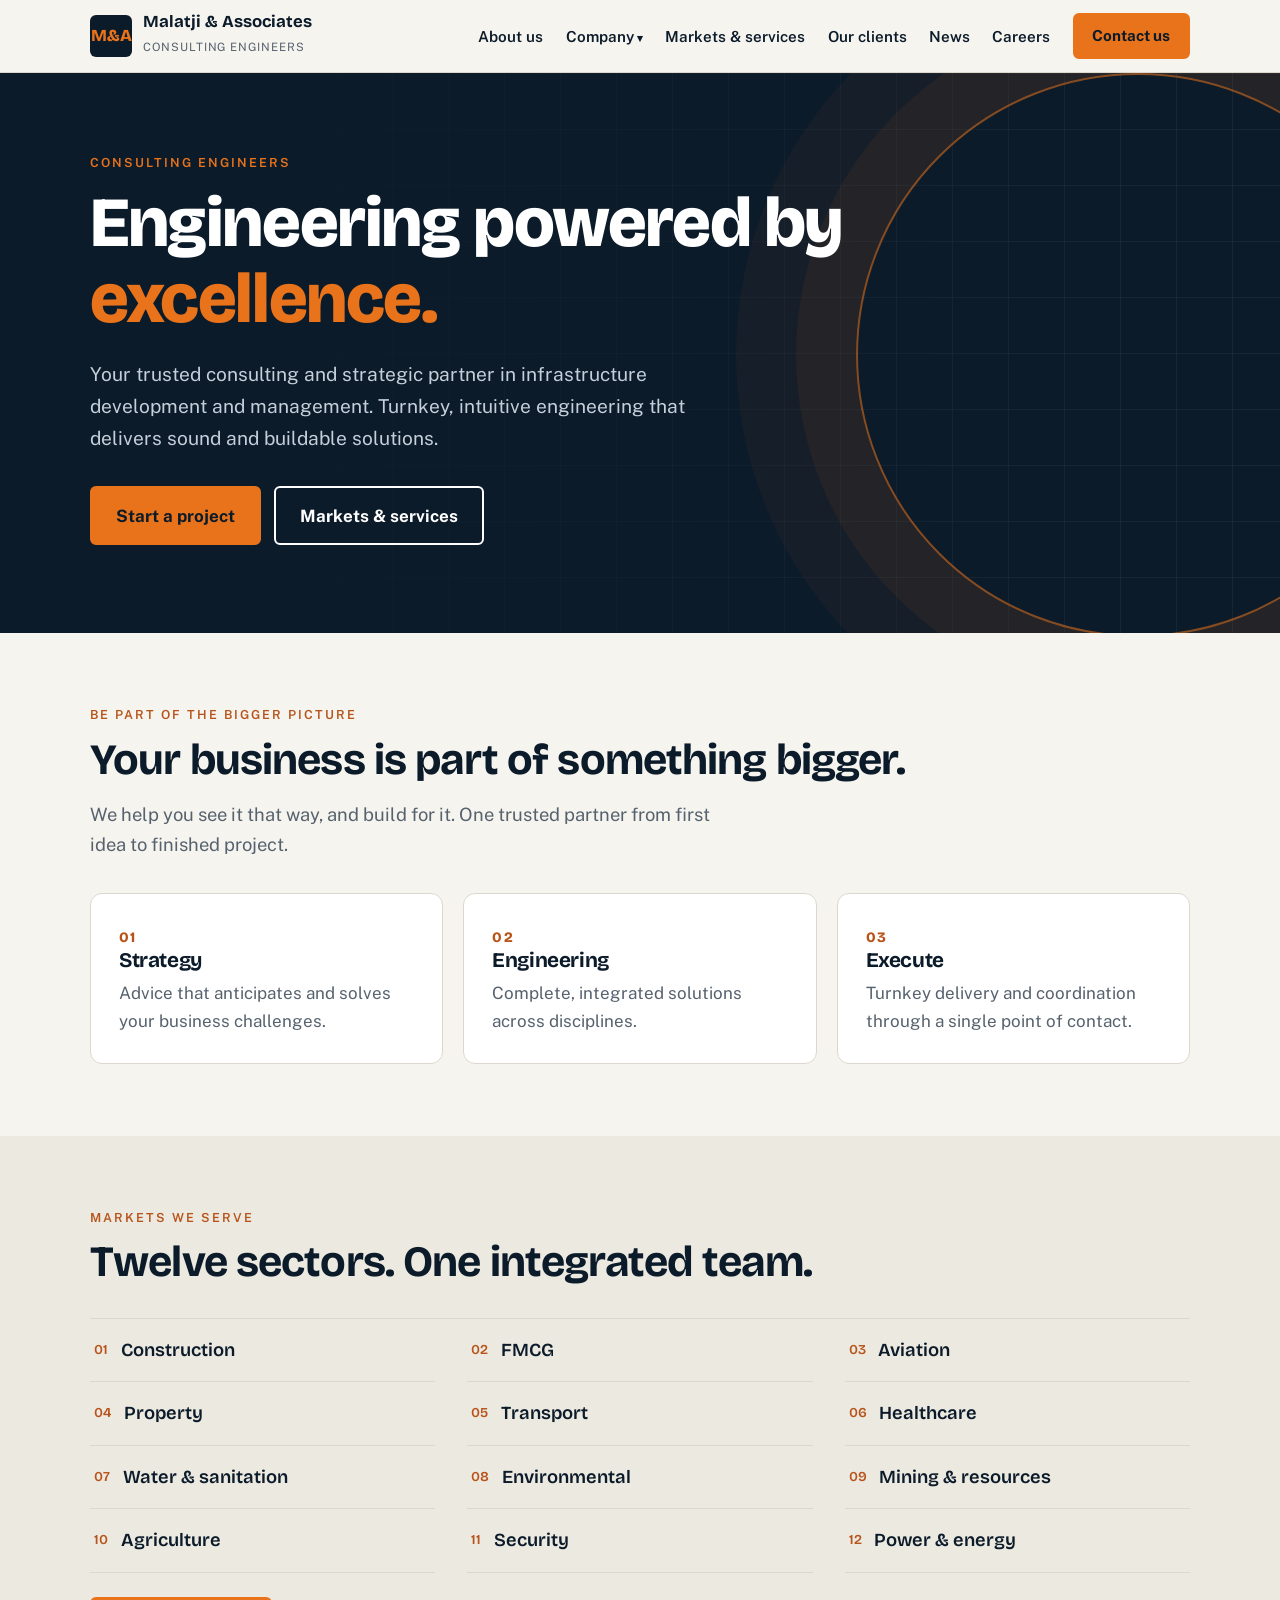
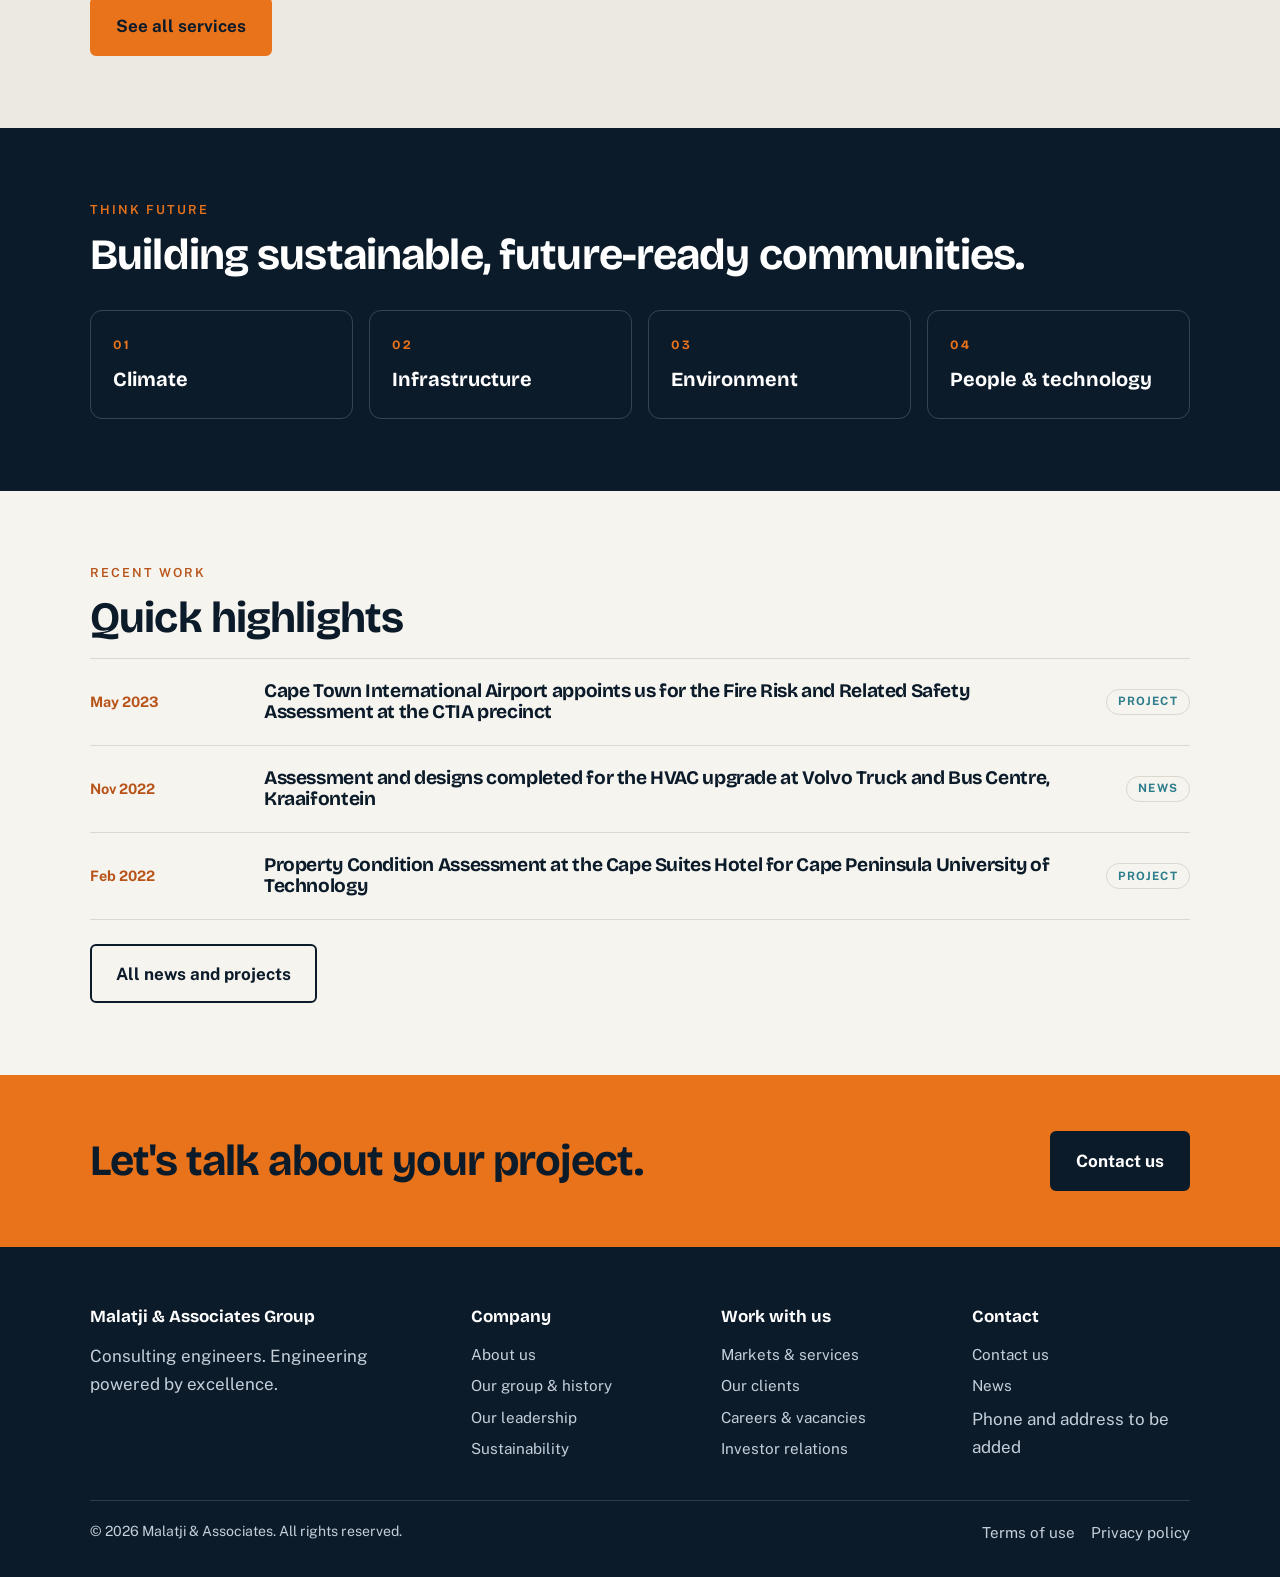
<file: index.html>
<!DOCTYPE html>
<html lang="en"><head><meta charset="utf-8"><meta name="viewport" content="width=device-width, initial-scale=1">
<title>Home | Malatji & Associates Consulting Engineers</title><meta name="description" content="Malatji & Associates provides planning, design, engineering and strategic advisory services across aviation, buildings, transport, water, environment and mining.">
<link rel="preconnect" href="https://fonts.googleapis.com"><link rel="preconnect" href="https://fonts.gstatic.com" crossorigin>
<link href="https://fonts.googleapis.com/css2?family=Bricolage+Grotesque:opsz,wght@12..96,600;12..96,700;12..96,800&family=Public+Sans:wght@400;600;700&display=swap" rel="stylesheet">
<link rel="stylesheet" href="style.css"></head><body>
<a class="skip" href="#main">Skip to content</a>
<header><div class="wrap"><a class="brand" href="index.html" aria-label="Malatji & Associates home"><span class="mark">M&amp;A</span><span><b>Malatji &amp; Associates</b><small>Consulting Engineers</small></span></a>
<button class="menu-btn" aria-expanded="false" aria-controls="nav">Menu</button>
<nav id="nav"><ul><li><a href="about.html">About us</a></li><li class="dd"><a href="our-group.html">Company</a><ul><li><a href="our-group.html">Our group &amp; history</a></li><li><a href="leadership.html">Our leadership</a></li><li><a href="sustainability.html">Sustainability</a></li><li><a href="investor-relations.html">Investor relations</a></li></ul></li><li><a href="services.html">Markets &amp; services</a></li><li><a href="clients.html">Our clients</a></li><li><a href="news.html">News</a></li><li><a href="careers.html">Careers</a></li><li><a class="btn" href="contact.html">Contact us</a></li></ul></nav></div></header>
<main id="main">
<div class="hero"><div class="wrap"><span class="eyebrow">Consulting engineers</span>
<h1>Engineering powered by <em>excellence.</em></h1>
<p>Your trusted consulting and strategic partner in infrastructure development and management. Turnkey, intuitive engineering that delivers sound and buildable solutions.</p>
<div class="cta"><a class="btn" href="contact.html">Start a project</a><a class="btn ghost" href="services.html">Markets &amp; services</a></div></div></div>
<section><div class="wrap"><span class="eyebrow">Be part of the bigger picture</span><h2>Your business is part of something bigger.</h2>
<p class="lead">We help you see it that way, and build for it. One trusted partner from first idea to finished project.</p>
<div class="three" style="margin-top:2rem">
<div class="pillar"><span class="n">01</span><h3>Strategy</h3><p>Advice that anticipates and solves your business challenges.</p></div>
<div class="pillar"><span class="n">02</span><h3>Engineering</h3><p>Complete, integrated solutions across disciplines.</p></div>
<div class="pillar"><span class="n">03</span><h3>Execute</h3><p>Turnkey delivery and coordination through a single point of contact.</p></div></div></div></section>
<section class="alt"><div class="wrap"><span class="eyebrow">Markets we serve</span><h2>Twelve sectors. One integrated team.</h2><ul class="sectors"><li><span>01</span>Construction</li><li><span>02</span>FMCG</li><li><span>03</span>Aviation</li><li><span>04</span>Property</li><li><span>05</span>Transport</li><li><span>06</span>Healthcare</li><li><span>07</span>Water &amp; sanitation</li><li><span>08</span>Environmental</li><li><span>09</span>Mining &amp; resources</li><li><span>10</span>Agriculture</li><li><span>11</span>Security</li><li><span>12</span>Power &amp; energy</li></ul>
<p style="margin-top:1.5rem"><a class="btn" href="services.html">See all services</a></p></div></section>
<section class="dark"><div class="wrap"><span class="eyebrow">Think future</span><h2>Building sustainable, future-ready communities.</h2>
<div class="themes"><div class="theme"><span>01</span>Climate</div><div class="theme"><span>02</span>Infrastructure</div><div class="theme"><span>03</span>Environment</div><div class="theme"><span>04</span>People &amp; technology</div></div></div></section>
<section><div class="wrap"><span class="eyebrow">Recent work</span><h2>Quick highlights</h2>
<ul class="news"><li><time>May 2023</time><h3>Cape Town International Airport appoints us for the Fire Risk and Related Safety Assessment at the CTIA precinct</h3><span class="tag">Project</span></li>
<li><time>Nov 2022</time><h3>Assessment and designs completed for the HVAC upgrade at Volvo Truck and Bus Centre, Kraaifontein</h3><span class="tag">News</span></li>
<li><time>Feb 2022</time><h3>Property Condition Assessment at the Cape Suites Hotel for Cape Peninsula University of Technology</h3><span class="tag">Project</span></li></ul>
<p style="margin-top:1.5rem"><a class="btn ghost" style="color:var(--ink)" href="news.html">All news and projects</a></p></div></section>
<div class="cband"><div class="wrap"><h2>Let's talk about your project.</h2><a class="btn" href="contact.html">Contact us</a></div></div>
</main>
<footer><div class="wrap"><div class="fgrid">
<div><h4>Malatji &amp; Associates Group</h4><p>Consulting engineers. Engineering powered by excellence.</p></div>
<div><h4>Company</h4><a href="about.html">About us</a><a href="our-group.html">Our group &amp; history</a><a href="leadership.html">Our leadership</a><a href="sustainability.html">Sustainability</a></div>
<div><h4>Work with us</h4><a href="services.html">Markets &amp; services</a><a href="clients.html">Our clients</a><a href="careers.html">Careers &amp; vacancies</a><a href="investor-relations.html">Investor relations</a></div>
<div><h4>Contact</h4><a href="contact.html">Contact us</a><a href="news.html">News</a><p>Phone and address to be added</p></div>
</div><div class="fbot"><span>&copy; <span id="yr">2026</span> Malatji &amp; Associates. All rights reserved.</span><span><a href="terms-of-use.html">Terms of use</a><a href="privacy-policy.html">Privacy policy</a></span></div></div></footer>
<script>
var b=document.querySelector('.menu-btn'),n=document.getElementById('nav');
b.addEventListener('click',function(){var o=n.classList.toggle('open');b.setAttribute('aria-expanded',o)});
document.getElementById('yr').textContent=new Date().getFullYear();
</script></body></html>
</file>
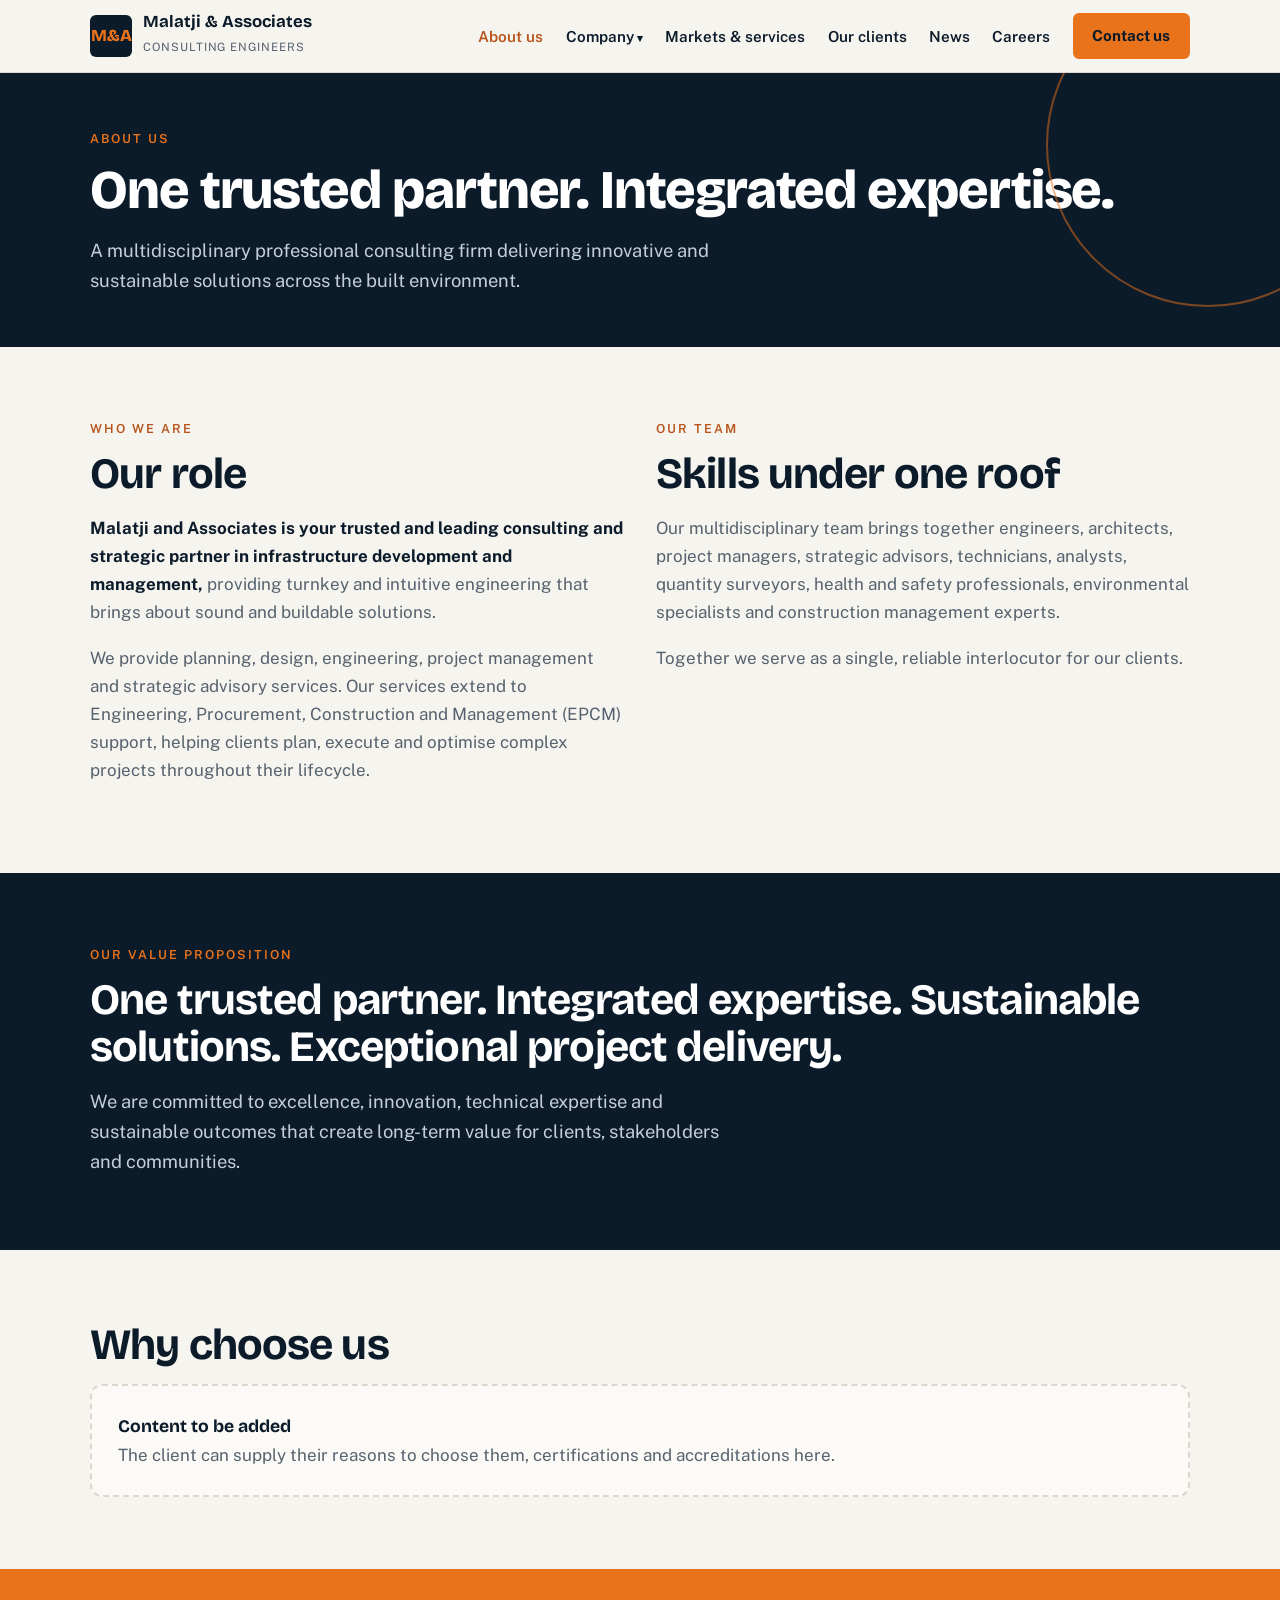
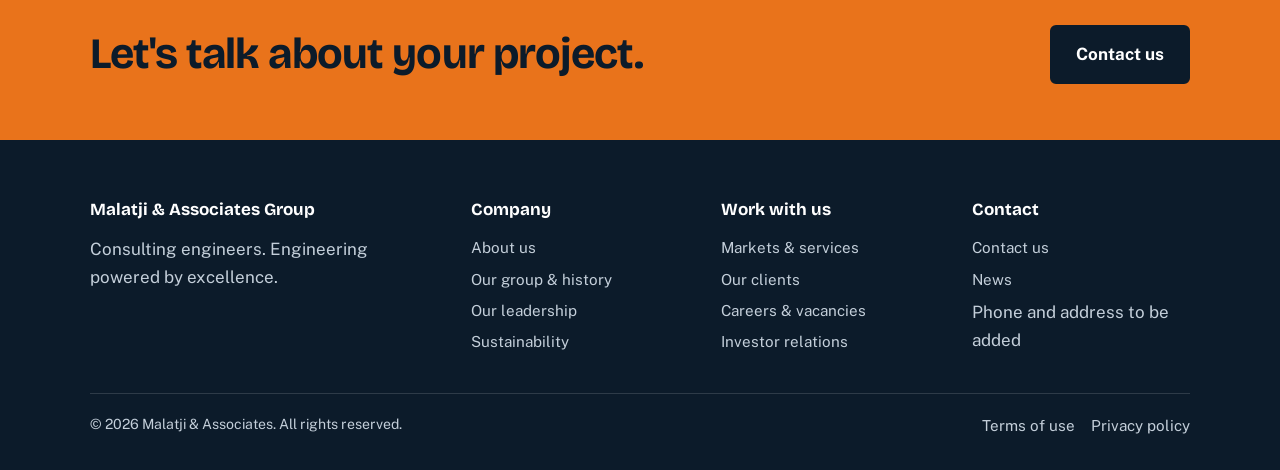
<file: about.html>
<!DOCTYPE html>
<html lang="en"><head><meta charset="utf-8"><meta name="viewport" content="width=device-width, initial-scale=1">
<title>About us | Malatji & Associates Consulting Engineers</title><meta name="description" content="Malatji & Associates is a multidisciplinary consulting firm delivering innovative, sustainable solutions across the built environment.">
<link rel="preconnect" href="https://fonts.googleapis.com"><link rel="preconnect" href="https://fonts.gstatic.com" crossorigin>
<link href="https://fonts.googleapis.com/css2?family=Bricolage+Grotesque:opsz,wght@12..96,600;12..96,700;12..96,800&family=Public+Sans:wght@400;600;700&display=swap" rel="stylesheet">
<link rel="stylesheet" href="style.css"></head><body>
<a class="skip" href="#main">Skip to content</a>
<header><div class="wrap"><a class="brand" href="index.html" aria-label="Malatji & Associates home"><span class="mark">M&amp;A</span><span><b>Malatji &amp; Associates</b><small>Consulting Engineers</small></span></a>
<button class="menu-btn" aria-expanded="false" aria-controls="nav">Menu</button>
<nav id="nav"><ul><li><a href="about.html" aria-current="page">About us</a></li><li class="dd"><a href="our-group.html">Company</a><ul><li><a href="our-group.html">Our group &amp; history</a></li><li><a href="leadership.html">Our leadership</a></li><li><a href="sustainability.html">Sustainability</a></li><li><a href="investor-relations.html">Investor relations</a></li></ul></li><li><a href="services.html">Markets &amp; services</a></li><li><a href="clients.html">Our clients</a></li><li><a href="news.html">News</a></li><li><a href="careers.html">Careers</a></li><li><a class="btn" href="contact.html">Contact us</a></li></ul></nav></div></header>
<main id="main">
<div class="page-hero"><div class="wrap"><span class="eyebrow">About us</span><h1>One trusted partner. Integrated expertise.</h1><p>A multidisciplinary professional consulting firm delivering innovative and sustainable solutions across the built environment.</p></div></div>
<section><div class="wrap split"><div class="prose"><span class="eyebrow">Who we are</span><h2>Our role</h2>
<p><strong>Malatji and Associates is your trusted and leading consulting and strategic partner in infrastructure development and management,</strong> providing turnkey and intuitive engineering that brings about sound and buildable solutions.</p>
<p>We provide planning, design, engineering, project management and strategic advisory services. Our services extend to Engineering, Procurement, Construction and Management (EPCM) support, helping clients plan, execute and optimise complex projects throughout their lifecycle.</p></div>
<div class="prose"><span class="eyebrow">Our team</span><h2>Skills under one roof</h2>
<p>Our multidisciplinary team brings together engineers, architects, project managers, strategic advisors, technicians, analysts, quantity surveyors, health and safety professionals, environmental specialists and construction management experts.</p>
<p>Together we serve as a single, reliable interlocutor for our clients.</p></div></div></section>
<section class="dark"><div class="wrap"><span class="eyebrow">Our value proposition</span><h2>One trusted partner. Integrated expertise. Sustainable solutions. Exceptional project delivery.</h2>
<p class="lead">We are committed to excellence, innovation, technical expertise and sustainable outcomes that create long-term value for clients, stakeholders and communities.</p></div></section>
<section><div class="wrap"><h2>Why choose us</h2><div class="slot"><b>Content to be added</b>The client can supply their reasons to choose them, certifications and accreditations here.</div></div></section><div class="cband"><div class="wrap"><h2>Let's talk about your project.</h2><a class="btn" href="contact.html">Contact us</a></div></div>
</main>
<footer><div class="wrap"><div class="fgrid">
<div><h4>Malatji &amp; Associates Group</h4><p>Consulting engineers. Engineering powered by excellence.</p></div>
<div><h4>Company</h4><a href="about.html">About us</a><a href="our-group.html">Our group &amp; history</a><a href="leadership.html">Our leadership</a><a href="sustainability.html">Sustainability</a></div>
<div><h4>Work with us</h4><a href="services.html">Markets &amp; services</a><a href="clients.html">Our clients</a><a href="careers.html">Careers &amp; vacancies</a><a href="investor-relations.html">Investor relations</a></div>
<div><h4>Contact</h4><a href="contact.html">Contact us</a><a href="news.html">News</a><p>Phone and address to be added</p></div>
</div><div class="fbot"><span>&copy; <span id="yr">2026</span> Malatji &amp; Associates. All rights reserved.</span><span><a href="terms-of-use.html">Terms of use</a><a href="privacy-policy.html">Privacy policy</a></span></div></div></footer>
<script>
var b=document.querySelector('.menu-btn'),n=document.getElementById('nav');
b.addEventListener('click',function(){var o=n.classList.toggle('open');b.setAttribute('aria-expanded',o)});
document.getElementById('yr').textContent=new Date().getFullYear();
</script></body></html>
</file>
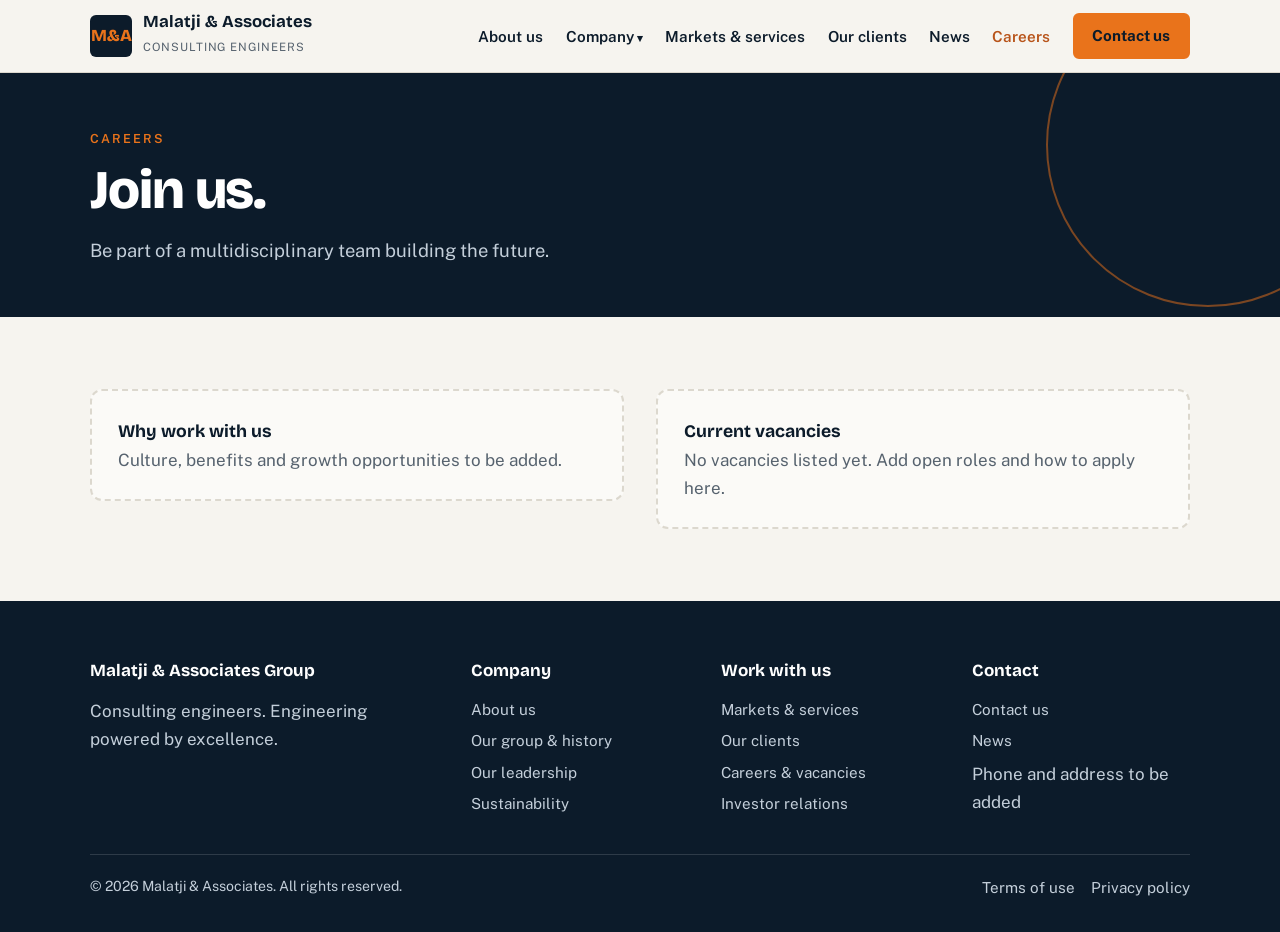
<file: careers.html>
<!DOCTYPE html>
<html lang="en"><head><meta charset="utf-8"><meta name="viewport" content="width=device-width, initial-scale=1">
<title>Careers & vacancies | Malatji & Associates Consulting Engineers</title><meta name="description" content="Careers and current vacancies at Malatji & Associates.">
<link rel="preconnect" href="https://fonts.googleapis.com"><link rel="preconnect" href="https://fonts.gstatic.com" crossorigin>
<link href="https://fonts.googleapis.com/css2?family=Bricolage+Grotesque:opsz,wght@12..96,600;12..96,700;12..96,800&family=Public+Sans:wght@400;600;700&display=swap" rel="stylesheet">
<link rel="stylesheet" href="style.css"></head><body>
<a class="skip" href="#main">Skip to content</a>
<header><div class="wrap"><a class="brand" href="index.html" aria-label="Malatji & Associates home"><span class="mark">M&amp;A</span><span><b>Malatji &amp; Associates</b><small>Consulting Engineers</small></span></a>
<button class="menu-btn" aria-expanded="false" aria-controls="nav">Menu</button>
<nav id="nav"><ul><li><a href="about.html">About us</a></li><li class="dd"><a href="our-group.html">Company</a><ul><li><a href="our-group.html">Our group &amp; history</a></li><li><a href="leadership.html">Our leadership</a></li><li><a href="sustainability.html">Sustainability</a></li><li><a href="investor-relations.html">Investor relations</a></li></ul></li><li><a href="services.html">Markets &amp; services</a></li><li><a href="clients.html">Our clients</a></li><li><a href="news.html">News</a></li><li><a href="careers.html" aria-current="page">Careers</a></li><li><a class="btn" href="contact.html">Contact us</a></li></ul></nav></div></header>
<main id="main">
<div class="page-hero"><div class="wrap"><span class="eyebrow">Careers</span><h1>Join us.</h1><p>Be part of a multidisciplinary team building the future.</p></div></div>
<section><div class="wrap split"><div><div class="slot"><b>Why work with us</b>Culture, benefits and growth opportunities to be added.</div></div><div><div class="slot"><b>Current vacancies</b>No vacancies listed yet. Add open roles and how to apply here.</div></div></div></section></main>
<footer><div class="wrap"><div class="fgrid">
<div><h4>Malatji &amp; Associates Group</h4><p>Consulting engineers. Engineering powered by excellence.</p></div>
<div><h4>Company</h4><a href="about.html">About us</a><a href="our-group.html">Our group &amp; history</a><a href="leadership.html">Our leadership</a><a href="sustainability.html">Sustainability</a></div>
<div><h4>Work with us</h4><a href="services.html">Markets &amp; services</a><a href="clients.html">Our clients</a><a href="careers.html">Careers &amp; vacancies</a><a href="investor-relations.html">Investor relations</a></div>
<div><h4>Contact</h4><a href="contact.html">Contact us</a><a href="news.html">News</a><p>Phone and address to be added</p></div>
</div><div class="fbot"><span>&copy; <span id="yr">2026</span> Malatji &amp; Associates. All rights reserved.</span><span><a href="terms-of-use.html">Terms of use</a><a href="privacy-policy.html">Privacy policy</a></span></div></div></footer>
<script>
var b=document.querySelector('.menu-btn'),n=document.getElementById('nav');
b.addEventListener('click',function(){var o=n.classList.toggle('open');b.setAttribute('aria-expanded',o)});
document.getElementById('yr').textContent=new Date().getFullYear();
</script></body></html>
</file>
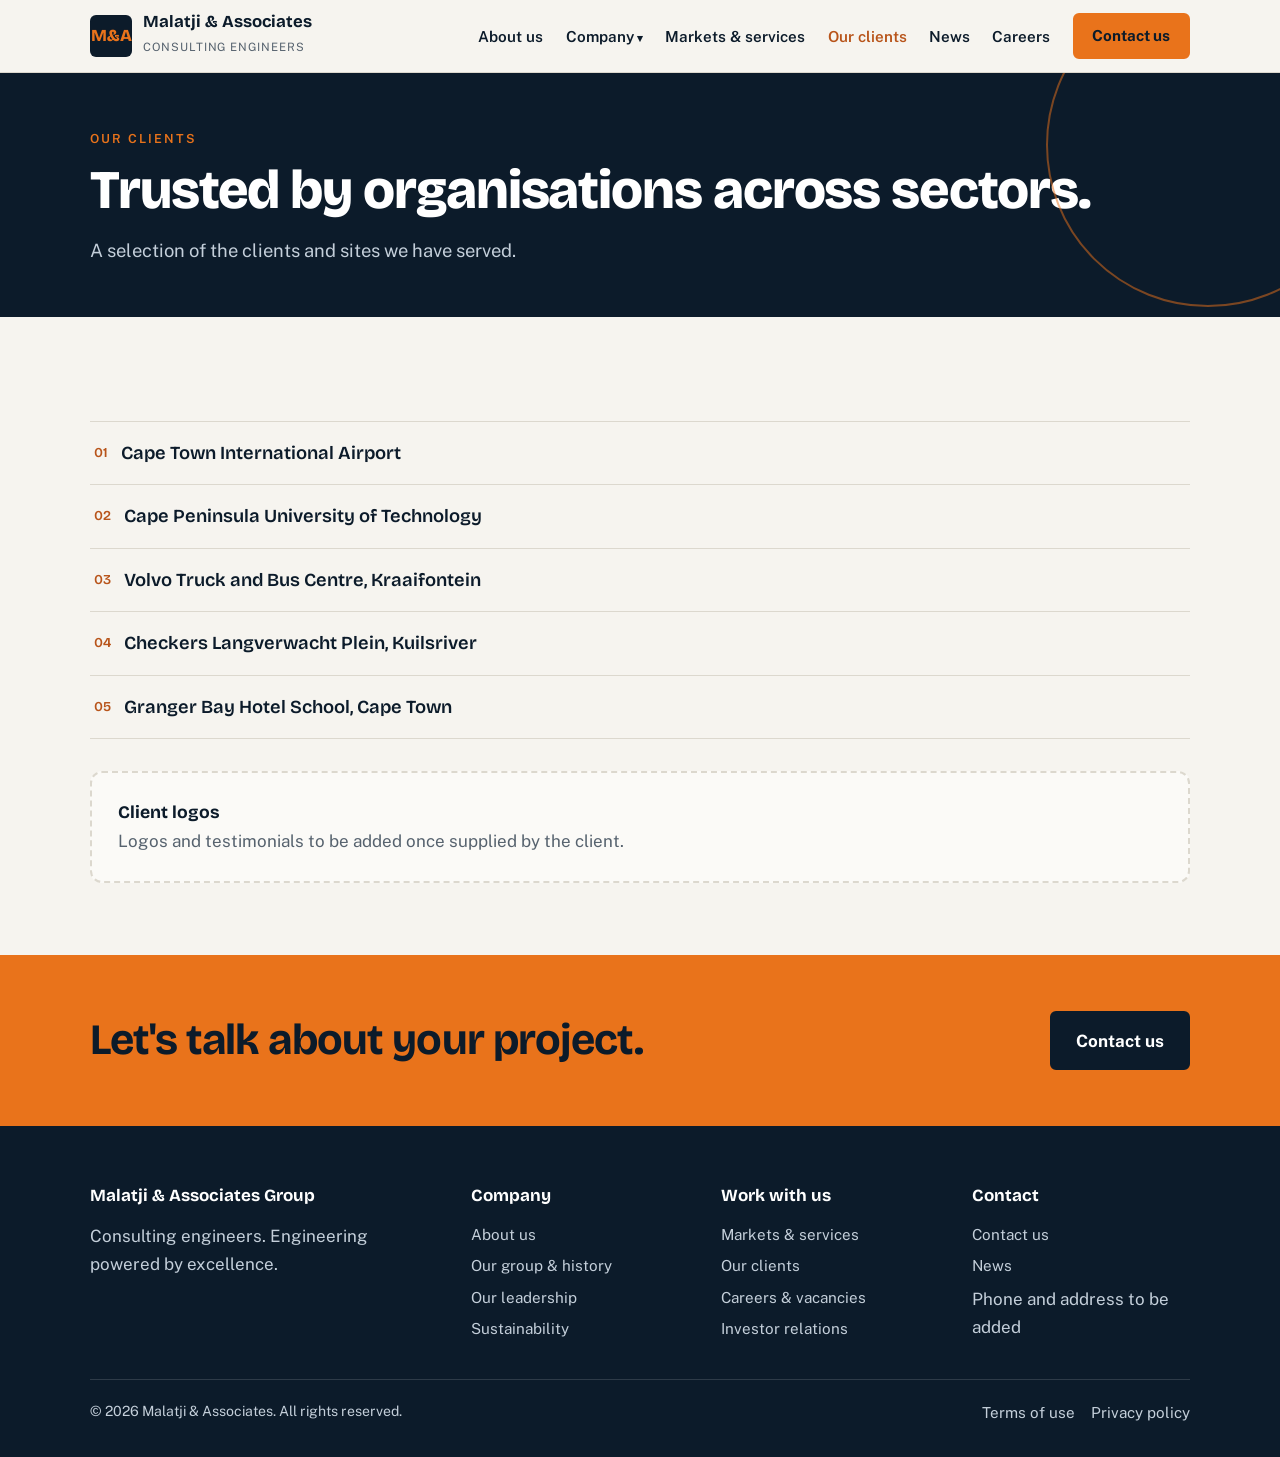
<file: clients.html>
<!DOCTYPE html>
<html lang="en"><head><meta charset="utf-8"><meta name="viewport" content="width=device-width, initial-scale=1">
<title>Our clients | Malatji & Associates Consulting Engineers</title><meta name="description" content="Clients Malatji & Associates has worked with.">
<link rel="preconnect" href="https://fonts.googleapis.com"><link rel="preconnect" href="https://fonts.gstatic.com" crossorigin>
<link href="https://fonts.googleapis.com/css2?family=Bricolage+Grotesque:opsz,wght@12..96,600;12..96,700;12..96,800&family=Public+Sans:wght@400;600;700&display=swap" rel="stylesheet">
<link rel="stylesheet" href="style.css"></head><body>
<a class="skip" href="#main">Skip to content</a>
<header><div class="wrap"><a class="brand" href="index.html" aria-label="Malatji & Associates home"><span class="mark">M&amp;A</span><span><b>Malatji &amp; Associates</b><small>Consulting Engineers</small></span></a>
<button class="menu-btn" aria-expanded="false" aria-controls="nav">Menu</button>
<nav id="nav"><ul><li><a href="about.html">About us</a></li><li class="dd"><a href="our-group.html">Company</a><ul><li><a href="our-group.html">Our group &amp; history</a></li><li><a href="leadership.html">Our leadership</a></li><li><a href="sustainability.html">Sustainability</a></li><li><a href="investor-relations.html">Investor relations</a></li></ul></li><li><a href="services.html">Markets &amp; services</a></li><li><a href="clients.html" aria-current="page">Our clients</a></li><li><a href="news.html">News</a></li><li><a href="careers.html">Careers</a></li><li><a class="btn" href="contact.html">Contact us</a></li></ul></nav></div></header>
<main id="main">
<div class="page-hero"><div class="wrap"><span class="eyebrow">Our clients</span><h1>Trusted by organisations across sectors.</h1><p>A selection of the clients and sites we have served.</p></div></div>
<section><div class="wrap"><ul class="sectors" style="grid-template-columns:1fr"><li><span>01</span>Cape Town International Airport</li><li><span>02</span>Cape Peninsula University of Technology</li><li><span>03</span>Volvo Truck and Bus Centre, Kraaifontein</li><li><span>04</span>Checkers Langverwacht Plein, Kuilsriver</li><li><span>05</span>Granger Bay Hotel School, Cape Town</li></ul><div style="margin-top:2rem"><div class="slot"><b>Client logos</b>Logos and testimonials to be added once supplied by the client.</div></div></div></section><div class="cband"><div class="wrap"><h2>Let's talk about your project.</h2><a class="btn" href="contact.html">Contact us</a></div></div>
</main>
<footer><div class="wrap"><div class="fgrid">
<div><h4>Malatji &amp; Associates Group</h4><p>Consulting engineers. Engineering powered by excellence.</p></div>
<div><h4>Company</h4><a href="about.html">About us</a><a href="our-group.html">Our group &amp; history</a><a href="leadership.html">Our leadership</a><a href="sustainability.html">Sustainability</a></div>
<div><h4>Work with us</h4><a href="services.html">Markets &amp; services</a><a href="clients.html">Our clients</a><a href="careers.html">Careers &amp; vacancies</a><a href="investor-relations.html">Investor relations</a></div>
<div><h4>Contact</h4><a href="contact.html">Contact us</a><a href="news.html">News</a><p>Phone and address to be added</p></div>
</div><div class="fbot"><span>&copy; <span id="yr">2026</span> Malatji &amp; Associates. All rights reserved.</span><span><a href="terms-of-use.html">Terms of use</a><a href="privacy-policy.html">Privacy policy</a></span></div></div></footer>
<script>
var b=document.querySelector('.menu-btn'),n=document.getElementById('nav');
b.addEventListener('click',function(){var o=n.classList.toggle('open');b.setAttribute('aria-expanded',o)});
document.getElementById('yr').textContent=new Date().getFullYear();
</script></body></html>
</file>
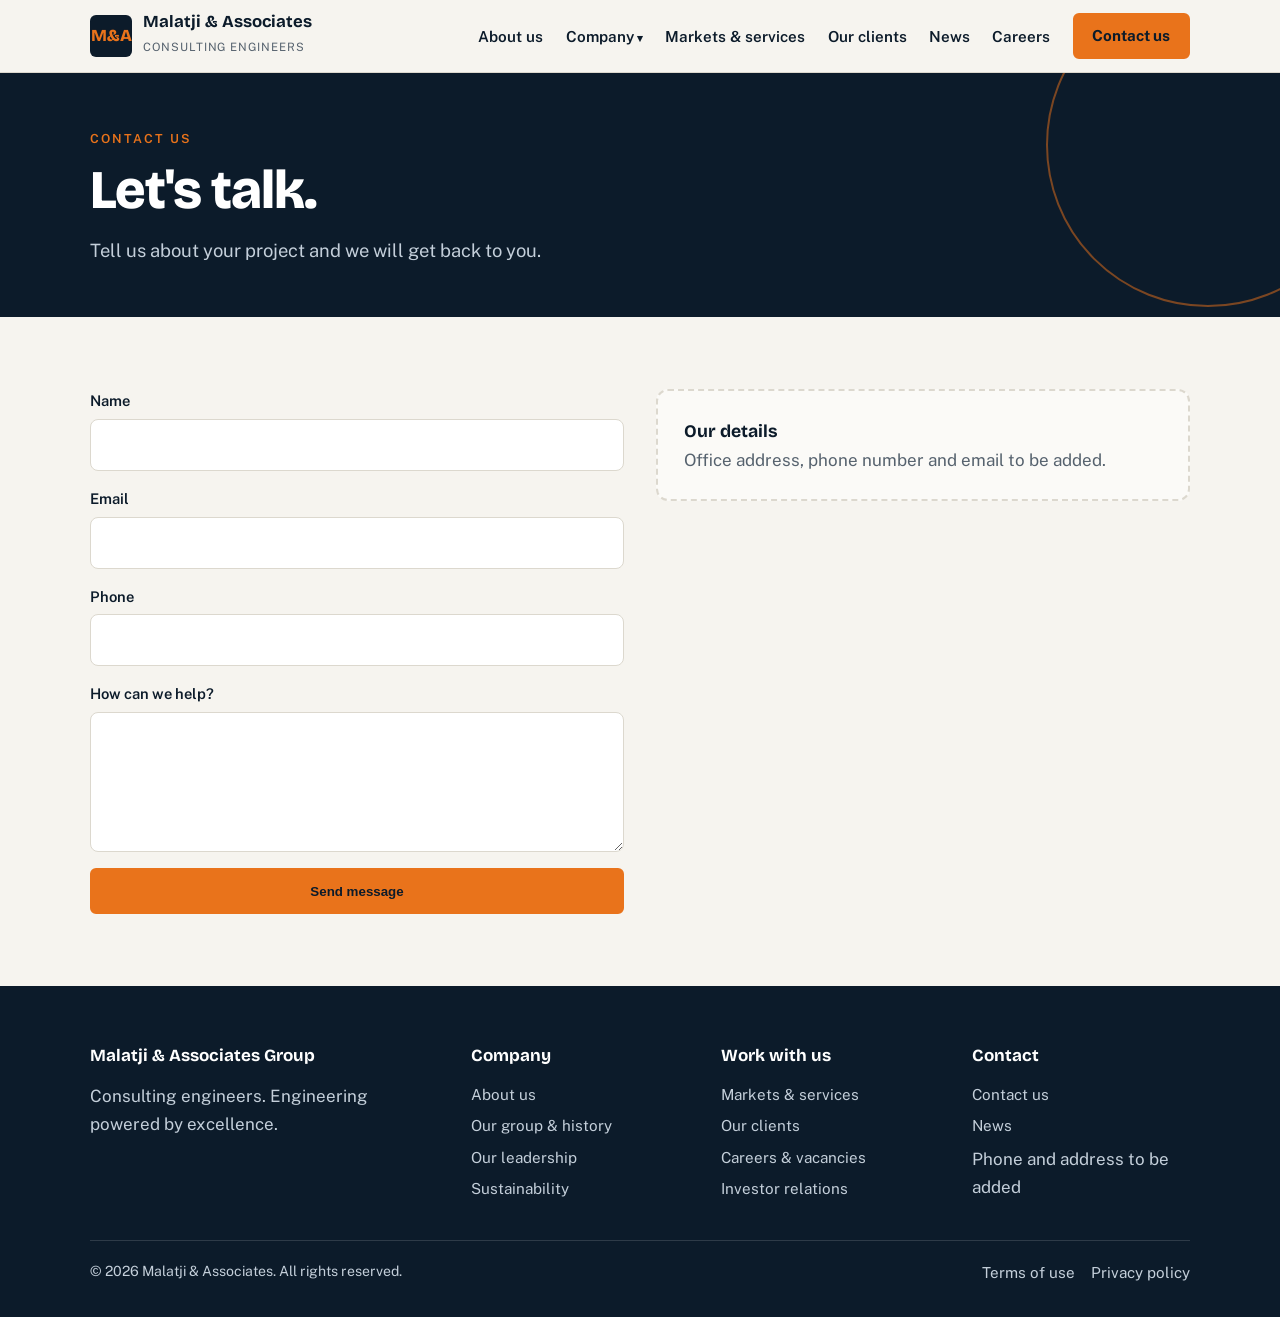
<file: contact.html>
<!DOCTYPE html>
<html lang="en"><head><meta charset="utf-8"><meta name="viewport" content="width=device-width, initial-scale=1">
<title>Contact us | Malatji & Associates Consulting Engineers</title><meta name="description" content="Get in touch with Malatji & Associates.">
<link rel="preconnect" href="https://fonts.googleapis.com"><link rel="preconnect" href="https://fonts.gstatic.com" crossorigin>
<link href="https://fonts.googleapis.com/css2?family=Bricolage+Grotesque:opsz,wght@12..96,600;12..96,700;12..96,800&family=Public+Sans:wght@400;600;700&display=swap" rel="stylesheet">
<link rel="stylesheet" href="style.css"></head><body>
<a class="skip" href="#main">Skip to content</a>
<header><div class="wrap"><a class="brand" href="index.html" aria-label="Malatji & Associates home"><span class="mark">M&amp;A</span><span><b>Malatji &amp; Associates</b><small>Consulting Engineers</small></span></a>
<button class="menu-btn" aria-expanded="false" aria-controls="nav">Menu</button>
<nav id="nav"><ul><li><a href="about.html">About us</a></li><li class="dd"><a href="our-group.html">Company</a><ul><li><a href="our-group.html">Our group &amp; history</a></li><li><a href="leadership.html">Our leadership</a></li><li><a href="sustainability.html">Sustainability</a></li><li><a href="investor-relations.html">Investor relations</a></li></ul></li><li><a href="services.html">Markets &amp; services</a></li><li><a href="clients.html">Our clients</a></li><li><a href="news.html">News</a></li><li><a href="careers.html">Careers</a></li><li><a class="btn" href="contact.html">Contact us</a></li></ul></nav></div></header>
<main id="main">
<div class="page-hero"><div class="wrap"><span class="eyebrow">Contact us</span><h1>Let's talk.</h1><p>Tell us about your project and we will get back to you.</p></div></div>
<section><div class="wrap split"><form id="f"><label>Name<input name="n" required autocomplete="name"></label><label>Email<input type="email" name="e" required autocomplete="email"></label><label>Phone<input name="p" autocomplete="tel"></label><label>How can we help?<textarea name="m" required></textarea></label><button class="btn" type="submit">Send message</button></form>
<div><div class="slot"><b>Our details</b>Office address, phone number and email to be added.</div></div></div></section>
<script>
// EDIT THIS: the email address that should receive enquiries
var TO="REPLACE_WITH_EMAIL@example.com";
document.getElementById("f").addEventListener("submit",function(ev){ev.preventDefault();var d=new FormData(this);
location.href="mailto:"+TO+"?subject="+encodeURIComponent("Website enquiry from "+d.get("n"))+"&body="+encodeURIComponent(d.get("m")+"\n\n"+d.get("n")+"\n"+d.get("e")+"\n"+d.get("p"));});
</script></main>
<footer><div class="wrap"><div class="fgrid">
<div><h4>Malatji &amp; Associates Group</h4><p>Consulting engineers. Engineering powered by excellence.</p></div>
<div><h4>Company</h4><a href="about.html">About us</a><a href="our-group.html">Our group &amp; history</a><a href="leadership.html">Our leadership</a><a href="sustainability.html">Sustainability</a></div>
<div><h4>Work with us</h4><a href="services.html">Markets &amp; services</a><a href="clients.html">Our clients</a><a href="careers.html">Careers &amp; vacancies</a><a href="investor-relations.html">Investor relations</a></div>
<div><h4>Contact</h4><a href="contact.html">Contact us</a><a href="news.html">News</a><p>Phone and address to be added</p></div>
</div><div class="fbot"><span>&copy; <span id="yr">2026</span> Malatji &amp; Associates. All rights reserved.</span><span><a href="terms-of-use.html">Terms of use</a><a href="privacy-policy.html">Privacy policy</a></span></div></div></footer>
<script>
var b=document.querySelector('.menu-btn'),n=document.getElementById('nav');
b.addEventListener('click',function(){var o=n.classList.toggle('open');b.setAttribute('aria-expanded',o)});
document.getElementById('yr').textContent=new Date().getFullYear();
</script></body></html>
</file>
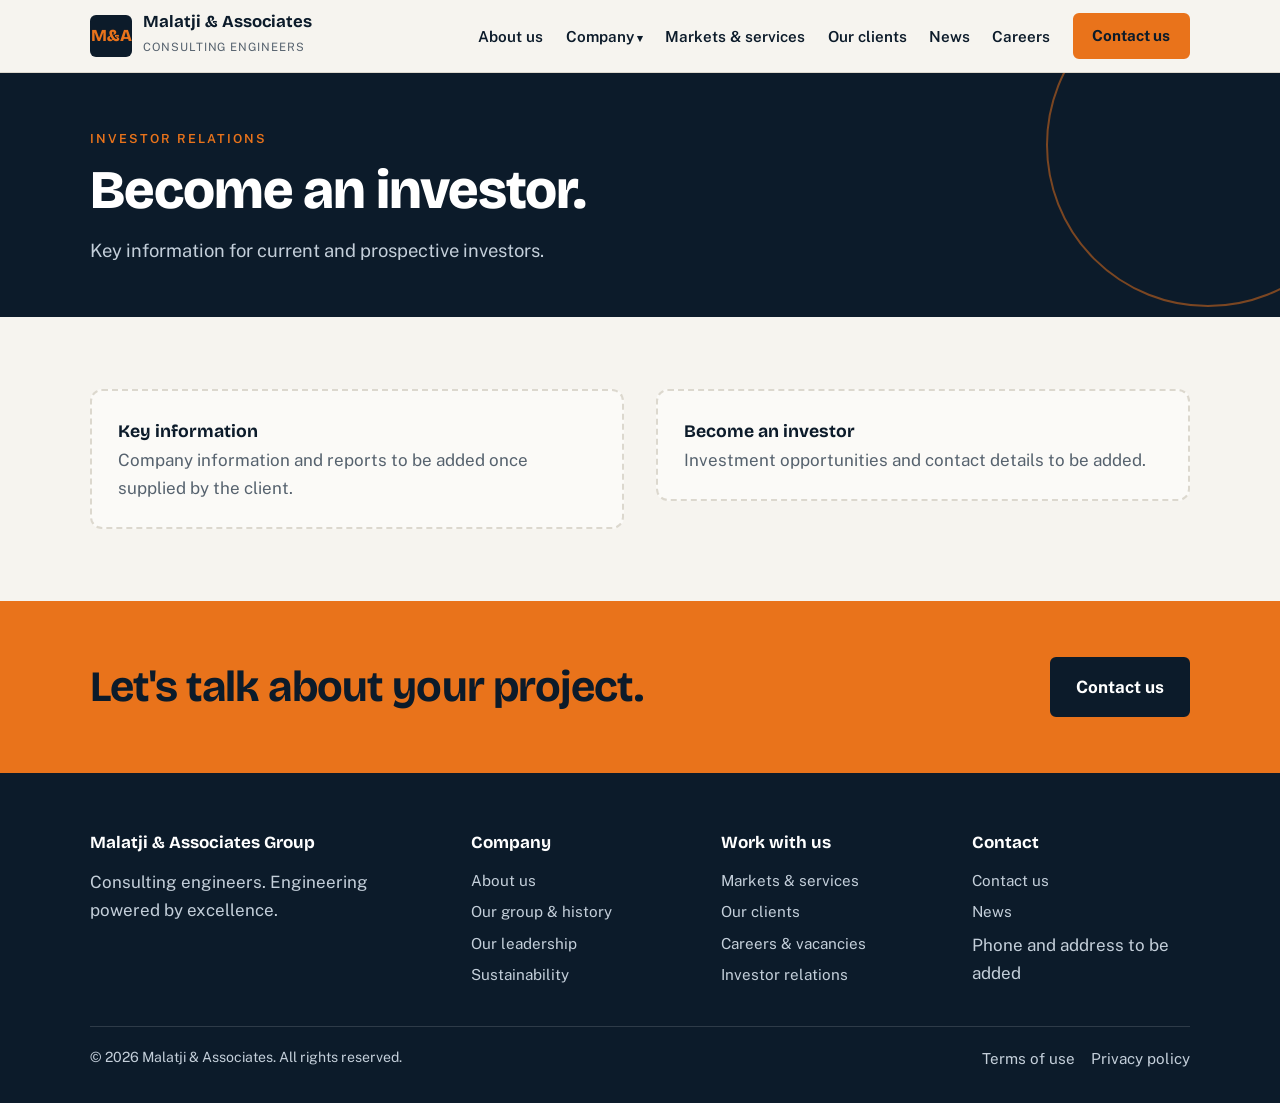
<file: investor-relations.html>
<!DOCTYPE html>
<html lang="en"><head><meta charset="utf-8"><meta name="viewport" content="width=device-width, initial-scale=1">
<title>Investor relations | Malatji & Associates Consulting Engineers</title><meta name="description" content="Key information and investment opportunities at Malatji & Associates.">
<link rel="preconnect" href="https://fonts.googleapis.com"><link rel="preconnect" href="https://fonts.gstatic.com" crossorigin>
<link href="https://fonts.googleapis.com/css2?family=Bricolage+Grotesque:opsz,wght@12..96,600;12..96,700;12..96,800&family=Public+Sans:wght@400;600;700&display=swap" rel="stylesheet">
<link rel="stylesheet" href="style.css"></head><body>
<a class="skip" href="#main">Skip to content</a>
<header><div class="wrap"><a class="brand" href="index.html" aria-label="Malatji & Associates home"><span class="mark">M&amp;A</span><span><b>Malatji &amp; Associates</b><small>Consulting Engineers</small></span></a>
<button class="menu-btn" aria-expanded="false" aria-controls="nav">Menu</button>
<nav id="nav"><ul><li><a href="about.html">About us</a></li><li class="dd"><a href="our-group.html">Company</a><ul><li><a href="our-group.html">Our group &amp; history</a></li><li><a href="leadership.html">Our leadership</a></li><li><a href="sustainability.html">Sustainability</a></li><li><a href="investor-relations.html" aria-current="page">Investor relations</a></li></ul></li><li><a href="services.html">Markets &amp; services</a></li><li><a href="clients.html">Our clients</a></li><li><a href="news.html">News</a></li><li><a href="careers.html">Careers</a></li><li><a class="btn" href="contact.html">Contact us</a></li></ul></nav></div></header>
<main id="main">
<div class="page-hero"><div class="wrap"><span class="eyebrow">Investor relations</span><h1>Become an investor.</h1><p>Key information for current and prospective investors.</p></div></div>
<section><div class="wrap split"><div><div class="slot"><b>Key information</b>Company information and reports to be added once supplied by the client.</div></div><div><div class="slot"><b>Become an investor</b>Investment opportunities and contact details to be added.</div></div></div></section><div class="cband"><div class="wrap"><h2>Let's talk about your project.</h2><a class="btn" href="contact.html">Contact us</a></div></div>
</main>
<footer><div class="wrap"><div class="fgrid">
<div><h4>Malatji &amp; Associates Group</h4><p>Consulting engineers. Engineering powered by excellence.</p></div>
<div><h4>Company</h4><a href="about.html">About us</a><a href="our-group.html">Our group &amp; history</a><a href="leadership.html">Our leadership</a><a href="sustainability.html">Sustainability</a></div>
<div><h4>Work with us</h4><a href="services.html">Markets &amp; services</a><a href="clients.html">Our clients</a><a href="careers.html">Careers &amp; vacancies</a><a href="investor-relations.html">Investor relations</a></div>
<div><h4>Contact</h4><a href="contact.html">Contact us</a><a href="news.html">News</a><p>Phone and address to be added</p></div>
</div><div class="fbot"><span>&copy; <span id="yr">2026</span> Malatji &amp; Associates. All rights reserved.</span><span><a href="terms-of-use.html">Terms of use</a><a href="privacy-policy.html">Privacy policy</a></span></div></div></footer>
<script>
var b=document.querySelector('.menu-btn'),n=document.getElementById('nav');
b.addEventListener('click',function(){var o=n.classList.toggle('open');b.setAttribute('aria-expanded',o)});
document.getElementById('yr').textContent=new Date().getFullYear();
</script></body></html>
</file>
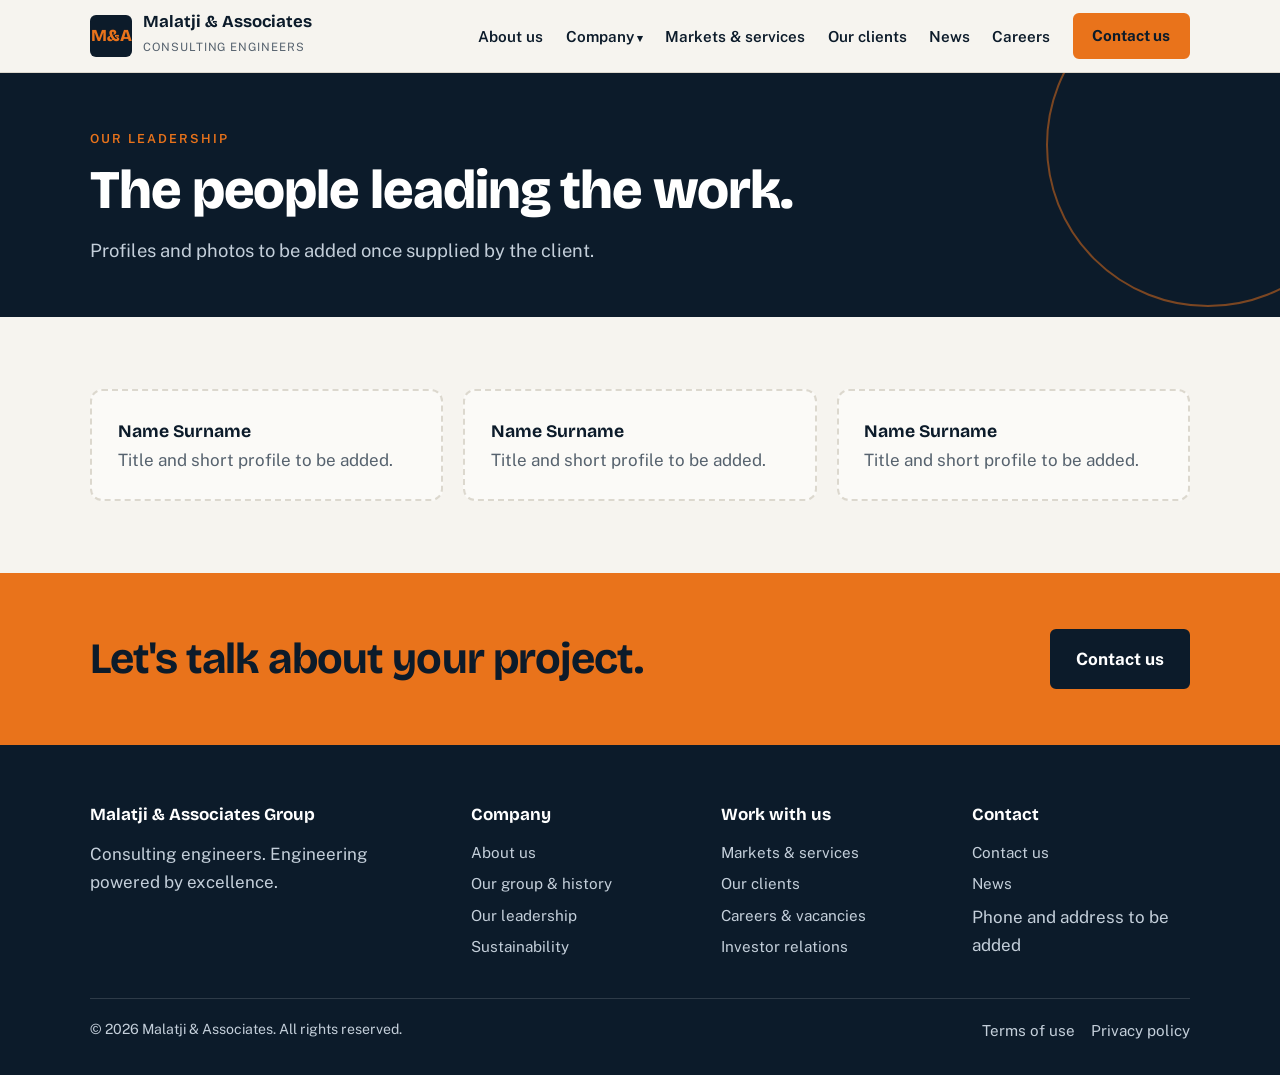
<file: leadership.html>
<!DOCTYPE html>
<html lang="en"><head><meta charset="utf-8"><meta name="viewport" content="width=device-width, initial-scale=1">
<title>Our leadership | Malatji & Associates Consulting Engineers</title><meta name="description" content="Meet the leadership team at Malatji & Associates.">
<link rel="preconnect" href="https://fonts.googleapis.com"><link rel="preconnect" href="https://fonts.gstatic.com" crossorigin>
<link href="https://fonts.googleapis.com/css2?family=Bricolage+Grotesque:opsz,wght@12..96,600;12..96,700;12..96,800&family=Public+Sans:wght@400;600;700&display=swap" rel="stylesheet">
<link rel="stylesheet" href="style.css"></head><body>
<a class="skip" href="#main">Skip to content</a>
<header><div class="wrap"><a class="brand" href="index.html" aria-label="Malatji & Associates home"><span class="mark">M&amp;A</span><span><b>Malatji &amp; Associates</b><small>Consulting Engineers</small></span></a>
<button class="menu-btn" aria-expanded="false" aria-controls="nav">Menu</button>
<nav id="nav"><ul><li><a href="about.html">About us</a></li><li class="dd"><a href="our-group.html">Company</a><ul><li><a href="our-group.html">Our group &amp; history</a></li><li><a href="leadership.html" aria-current="page">Our leadership</a></li><li><a href="sustainability.html">Sustainability</a></li><li><a href="investor-relations.html">Investor relations</a></li></ul></li><li><a href="services.html">Markets &amp; services</a></li><li><a href="clients.html">Our clients</a></li><li><a href="news.html">News</a></li><li><a href="careers.html">Careers</a></li><li><a class="btn" href="contact.html">Contact us</a></li></ul></nav></div></header>
<main id="main">
<div class="page-hero"><div class="wrap"><span class="eyebrow">Our leadership</span><h1>The people leading the work.</h1><p>Profiles and photos to be added once supplied by the client.</p></div></div>
<section><div class="wrap"><div class="people"><div class="slot"><b>Name Surname</b>Title and short profile to be added.</div><div class="slot"><b>Name Surname</b>Title and short profile to be added.</div><div class="slot"><b>Name Surname</b>Title and short profile to be added.</div></div></div></section><div class="cband"><div class="wrap"><h2>Let's talk about your project.</h2><a class="btn" href="contact.html">Contact us</a></div></div>
</main>
<footer><div class="wrap"><div class="fgrid">
<div><h4>Malatji &amp; Associates Group</h4><p>Consulting engineers. Engineering powered by excellence.</p></div>
<div><h4>Company</h4><a href="about.html">About us</a><a href="our-group.html">Our group &amp; history</a><a href="leadership.html">Our leadership</a><a href="sustainability.html">Sustainability</a></div>
<div><h4>Work with us</h4><a href="services.html">Markets &amp; services</a><a href="clients.html">Our clients</a><a href="careers.html">Careers &amp; vacancies</a><a href="investor-relations.html">Investor relations</a></div>
<div><h4>Contact</h4><a href="contact.html">Contact us</a><a href="news.html">News</a><p>Phone and address to be added</p></div>
</div><div class="fbot"><span>&copy; <span id="yr">2026</span> Malatji &amp; Associates. All rights reserved.</span><span><a href="terms-of-use.html">Terms of use</a><a href="privacy-policy.html">Privacy policy</a></span></div></div></footer>
<script>
var b=document.querySelector('.menu-btn'),n=document.getElementById('nav');
b.addEventListener('click',function(){var o=n.classList.toggle('open');b.setAttribute('aria-expanded',o)});
document.getElementById('yr').textContent=new Date().getFullYear();
</script></body></html>
</file>
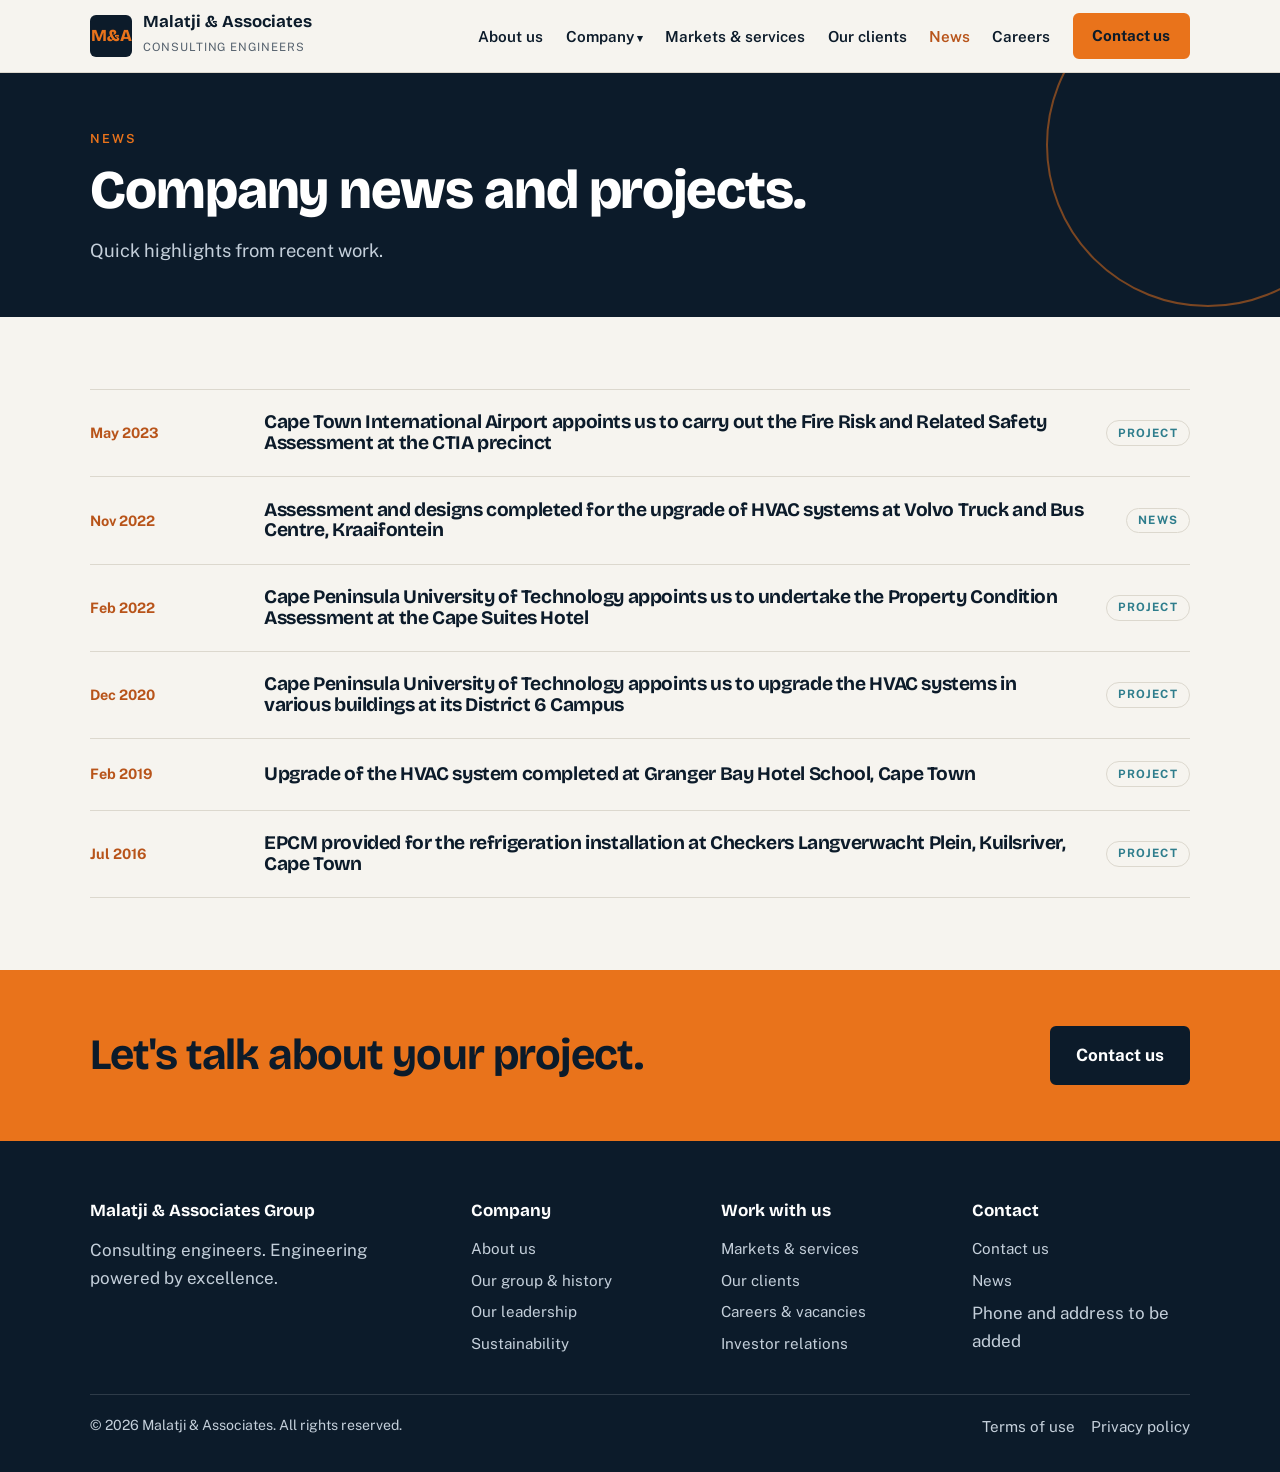
<file: news.html>
<!DOCTYPE html>
<html lang="en"><head><meta charset="utf-8"><meta name="viewport" content="width=device-width, initial-scale=1">
<title>News | Malatji & Associates Consulting Engineers</title><meta name="description" content="Company news and project highlights from Malatji & Associates.">
<link rel="preconnect" href="https://fonts.googleapis.com"><link rel="preconnect" href="https://fonts.gstatic.com" crossorigin>
<link href="https://fonts.googleapis.com/css2?family=Bricolage+Grotesque:opsz,wght@12..96,600;12..96,700;12..96,800&family=Public+Sans:wght@400;600;700&display=swap" rel="stylesheet">
<link rel="stylesheet" href="style.css"></head><body>
<a class="skip" href="#main">Skip to content</a>
<header><div class="wrap"><a class="brand" href="index.html" aria-label="Malatji & Associates home"><span class="mark">M&amp;A</span><span><b>Malatji &amp; Associates</b><small>Consulting Engineers</small></span></a>
<button class="menu-btn" aria-expanded="false" aria-controls="nav">Menu</button>
<nav id="nav"><ul><li><a href="about.html">About us</a></li><li class="dd"><a href="our-group.html">Company</a><ul><li><a href="our-group.html">Our group &amp; history</a></li><li><a href="leadership.html">Our leadership</a></li><li><a href="sustainability.html">Sustainability</a></li><li><a href="investor-relations.html">Investor relations</a></li></ul></li><li><a href="services.html">Markets &amp; services</a></li><li><a href="clients.html">Our clients</a></li><li><a href="news.html" aria-current="page">News</a></li><li><a href="careers.html">Careers</a></li><li><a class="btn" href="contact.html">Contact us</a></li></ul></nav></div></header>
<main id="main">
<div class="page-hero"><div class="wrap"><span class="eyebrow">News</span><h1>Company news and projects.</h1><p>Quick highlights from recent work.</p></div></div>
<section><div class="wrap"><ul class="news"><li><time>May 2023</time><h3>Cape Town International Airport appoints us to carry out the Fire Risk and Related Safety Assessment at the CTIA precinct</h3><span class="tag">Project</span></li><li><time>Nov 2022</time><h3>Assessment and designs completed for the upgrade of HVAC systems at Volvo Truck and Bus Centre, Kraaifontein</h3><span class="tag">News</span></li><li><time>Feb 2022</time><h3>Cape Peninsula University of Technology appoints us to undertake the Property Condition Assessment at the Cape Suites Hotel</h3><span class="tag">Project</span></li><li><time>Dec 2020</time><h3>Cape Peninsula University of Technology appoints us to upgrade the HVAC systems in various buildings at its District 6 Campus</h3><span class="tag">Project</span></li><li><time>Feb 2019</time><h3>Upgrade of the HVAC system completed at Granger Bay Hotel School, Cape Town</h3><span class="tag">Project</span></li><li><time>Jul 2016</time><h3>EPCM provided for the refrigeration installation at Checkers Langverwacht Plein, Kuilsriver, Cape Town</h3><span class="tag">Project</span></li></ul></div></section><div class="cband"><div class="wrap"><h2>Let's talk about your project.</h2><a class="btn" href="contact.html">Contact us</a></div></div>
</main>
<footer><div class="wrap"><div class="fgrid">
<div><h4>Malatji &amp; Associates Group</h4><p>Consulting engineers. Engineering powered by excellence.</p></div>
<div><h4>Company</h4><a href="about.html">About us</a><a href="our-group.html">Our group &amp; history</a><a href="leadership.html">Our leadership</a><a href="sustainability.html">Sustainability</a></div>
<div><h4>Work with us</h4><a href="services.html">Markets &amp; services</a><a href="clients.html">Our clients</a><a href="careers.html">Careers &amp; vacancies</a><a href="investor-relations.html">Investor relations</a></div>
<div><h4>Contact</h4><a href="contact.html">Contact us</a><a href="news.html">News</a><p>Phone and address to be added</p></div>
</div><div class="fbot"><span>&copy; <span id="yr">2026</span> Malatji &amp; Associates. All rights reserved.</span><span><a href="terms-of-use.html">Terms of use</a><a href="privacy-policy.html">Privacy policy</a></span></div></div></footer>
<script>
var b=document.querySelector('.menu-btn'),n=document.getElementById('nav');
b.addEventListener('click',function(){var o=n.classList.toggle('open');b.setAttribute('aria-expanded',o)});
document.getElementById('yr').textContent=new Date().getFullYear();
</script></body></html>
</file>
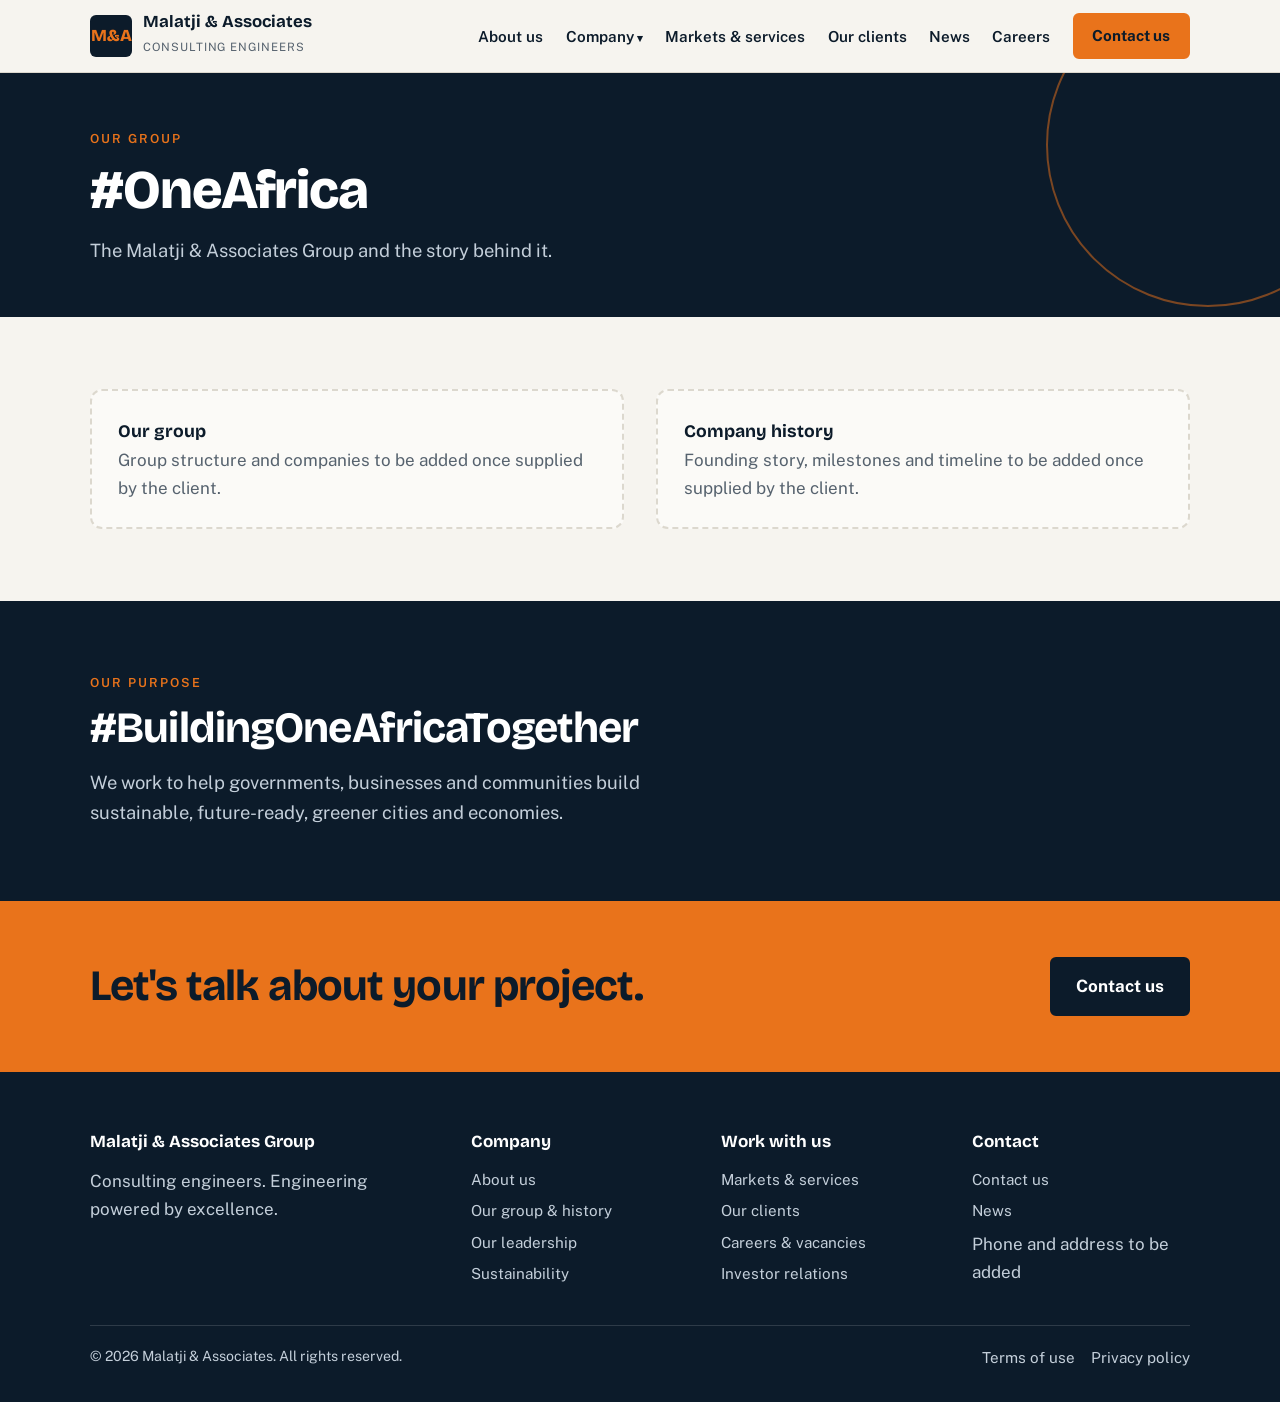
<file: our-group.html>
<!DOCTYPE html>
<html lang="en"><head><meta charset="utf-8"><meta name="viewport" content="width=device-width, initial-scale=1">
<title>Our group & history | Malatji & Associates Consulting Engineers</title><meta name="description" content="The Malatji & Associates group and company history.">
<link rel="preconnect" href="https://fonts.googleapis.com"><link rel="preconnect" href="https://fonts.gstatic.com" crossorigin>
<link href="https://fonts.googleapis.com/css2?family=Bricolage+Grotesque:opsz,wght@12..96,600;12..96,700;12..96,800&family=Public+Sans:wght@400;600;700&display=swap" rel="stylesheet">
<link rel="stylesheet" href="style.css"></head><body>
<a class="skip" href="#main">Skip to content</a>
<header><div class="wrap"><a class="brand" href="index.html" aria-label="Malatji & Associates home"><span class="mark">M&amp;A</span><span><b>Malatji &amp; Associates</b><small>Consulting Engineers</small></span></a>
<button class="menu-btn" aria-expanded="false" aria-controls="nav">Menu</button>
<nav id="nav"><ul><li><a href="about.html">About us</a></li><li class="dd"><a href="our-group.html">Company</a><ul><li><a href="our-group.html" aria-current="page">Our group &amp; history</a></li><li><a href="leadership.html">Our leadership</a></li><li><a href="sustainability.html">Sustainability</a></li><li><a href="investor-relations.html">Investor relations</a></li></ul></li><li><a href="services.html">Markets &amp; services</a></li><li><a href="clients.html">Our clients</a></li><li><a href="news.html">News</a></li><li><a href="careers.html">Careers</a></li><li><a class="btn" href="contact.html">Contact us</a></li></ul></nav></div></header>
<main id="main">
<div class="page-hero"><div class="wrap"><span class="eyebrow">Our group</span><h1>#OneAfrica</h1><p>The Malatji &amp; Associates Group and the story behind it.</p></div></div>
<section><div class="wrap split"><div><div class="slot"><b>Our group</b>Group structure and companies to be added once supplied by the client.</div></div><div><div class="slot"><b>Company history</b>Founding story, milestones and timeline to be added once supplied by the client.</div></div></div></section>
<section class="dark"><div class="wrap"><span class="eyebrow">Our purpose</span><h2>#BuildingOneAfricaTogether</h2><p class="lead">We work to help governments, businesses and communities build sustainable, future-ready, greener cities and economies.</p></div></section><div class="cband"><div class="wrap"><h2>Let's talk about your project.</h2><a class="btn" href="contact.html">Contact us</a></div></div>
</main>
<footer><div class="wrap"><div class="fgrid">
<div><h4>Malatji &amp; Associates Group</h4><p>Consulting engineers. Engineering powered by excellence.</p></div>
<div><h4>Company</h4><a href="about.html">About us</a><a href="our-group.html">Our group &amp; history</a><a href="leadership.html">Our leadership</a><a href="sustainability.html">Sustainability</a></div>
<div><h4>Work with us</h4><a href="services.html">Markets &amp; services</a><a href="clients.html">Our clients</a><a href="careers.html">Careers &amp; vacancies</a><a href="investor-relations.html">Investor relations</a></div>
<div><h4>Contact</h4><a href="contact.html">Contact us</a><a href="news.html">News</a><p>Phone and address to be added</p></div>
</div><div class="fbot"><span>&copy; <span id="yr">2026</span> Malatji &amp; Associates. All rights reserved.</span><span><a href="terms-of-use.html">Terms of use</a><a href="privacy-policy.html">Privacy policy</a></span></div></div></footer>
<script>
var b=document.querySelector('.menu-btn'),n=document.getElementById('nav');
b.addEventListener('click',function(){var o=n.classList.toggle('open');b.setAttribute('aria-expanded',o)});
document.getElementById('yr').textContent=new Date().getFullYear();
</script></body></html>
</file>
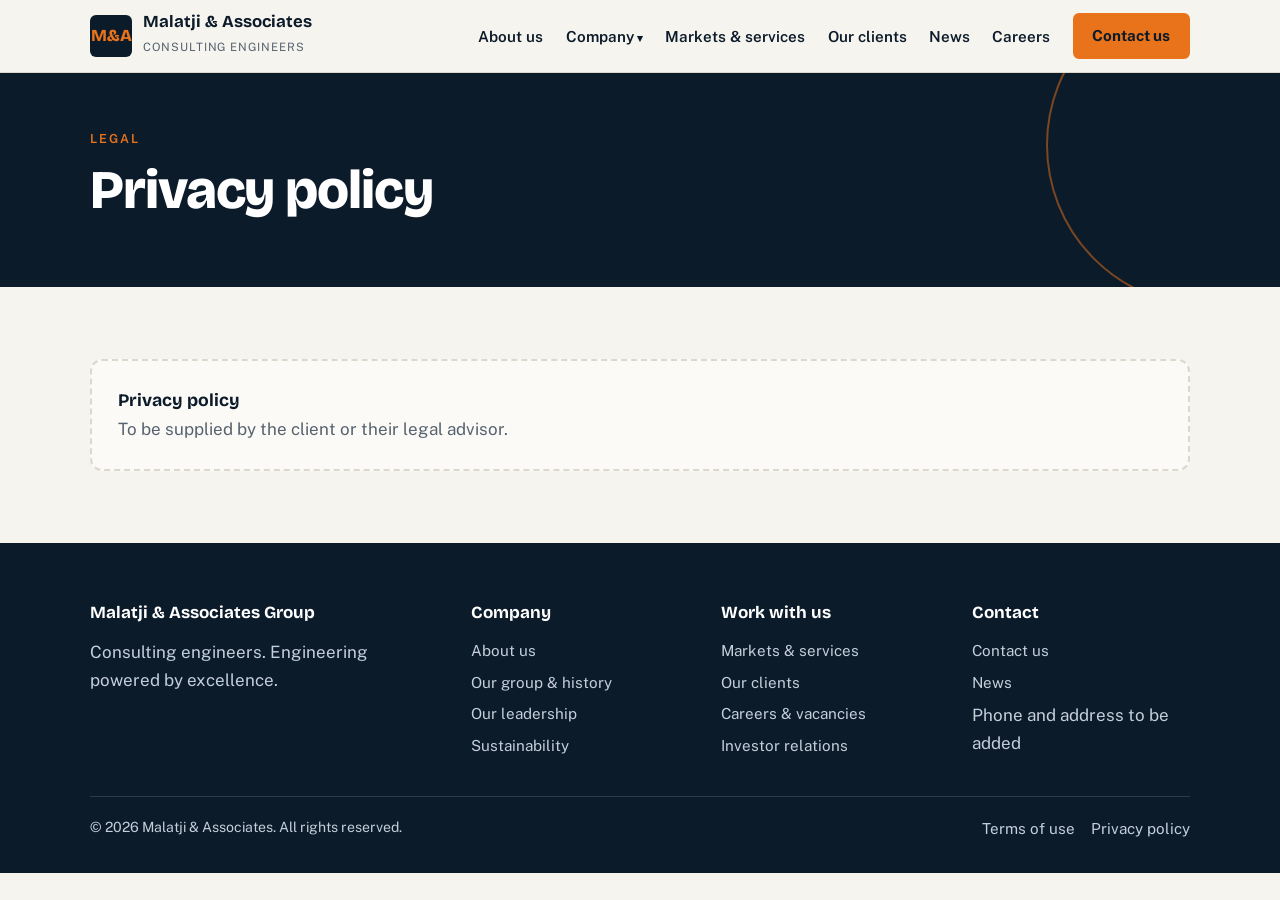
<file: privacy-policy.html>
<!DOCTYPE html>
<html lang="en"><head><meta charset="utf-8"><meta name="viewport" content="width=device-width, initial-scale=1">
<title>Privacy policy | Malatji & Associates Consulting Engineers</title><meta name="description" content="Privacy policy for Malatji & Associates.">
<link rel="preconnect" href="https://fonts.googleapis.com"><link rel="preconnect" href="https://fonts.gstatic.com" crossorigin>
<link href="https://fonts.googleapis.com/css2?family=Bricolage+Grotesque:opsz,wght@12..96,600;12..96,700;12..96,800&family=Public+Sans:wght@400;600;700&display=swap" rel="stylesheet">
<link rel="stylesheet" href="style.css"></head><body>
<a class="skip" href="#main">Skip to content</a>
<header><div class="wrap"><a class="brand" href="index.html" aria-label="Malatji & Associates home"><span class="mark">M&amp;A</span><span><b>Malatji &amp; Associates</b><small>Consulting Engineers</small></span></a>
<button class="menu-btn" aria-expanded="false" aria-controls="nav">Menu</button>
<nav id="nav"><ul><li><a href="about.html">About us</a></li><li class="dd"><a href="our-group.html">Company</a><ul><li><a href="our-group.html">Our group &amp; history</a></li><li><a href="leadership.html">Our leadership</a></li><li><a href="sustainability.html">Sustainability</a></li><li><a href="investor-relations.html">Investor relations</a></li></ul></li><li><a href="services.html">Markets &amp; services</a></li><li><a href="clients.html">Our clients</a></li><li><a href="news.html">News</a></li><li><a href="careers.html">Careers</a></li><li><a class="btn" href="contact.html">Contact us</a></li></ul></nav></div></header>
<main id="main">
<div class="page-hero"><div class="wrap"><span class="eyebrow">Legal</span><h1>Privacy policy</h1><p></p></div></div>
<section><div class="wrap"><div class="slot"><b>Privacy policy</b>To be supplied by the client or their legal advisor.</div></div></section></main>
<footer><div class="wrap"><div class="fgrid">
<div><h4>Malatji &amp; Associates Group</h4><p>Consulting engineers. Engineering powered by excellence.</p></div>
<div><h4>Company</h4><a href="about.html">About us</a><a href="our-group.html">Our group &amp; history</a><a href="leadership.html">Our leadership</a><a href="sustainability.html">Sustainability</a></div>
<div><h4>Work with us</h4><a href="services.html">Markets &amp; services</a><a href="clients.html">Our clients</a><a href="careers.html">Careers &amp; vacancies</a><a href="investor-relations.html">Investor relations</a></div>
<div><h4>Contact</h4><a href="contact.html">Contact us</a><a href="news.html">News</a><p>Phone and address to be added</p></div>
</div><div class="fbot"><span>&copy; <span id="yr">2026</span> Malatji &amp; Associates. All rights reserved.</span><span><a href="terms-of-use.html">Terms of use</a><a href="privacy-policy.html">Privacy policy</a></span></div></div></footer>
<script>
var b=document.querySelector('.menu-btn'),n=document.getElementById('nav');
b.addEventListener('click',function(){var o=n.classList.toggle('open');b.setAttribute('aria-expanded',o)});
document.getElementById('yr').textContent=new Date().getFullYear();
</script></body></html>
</file>
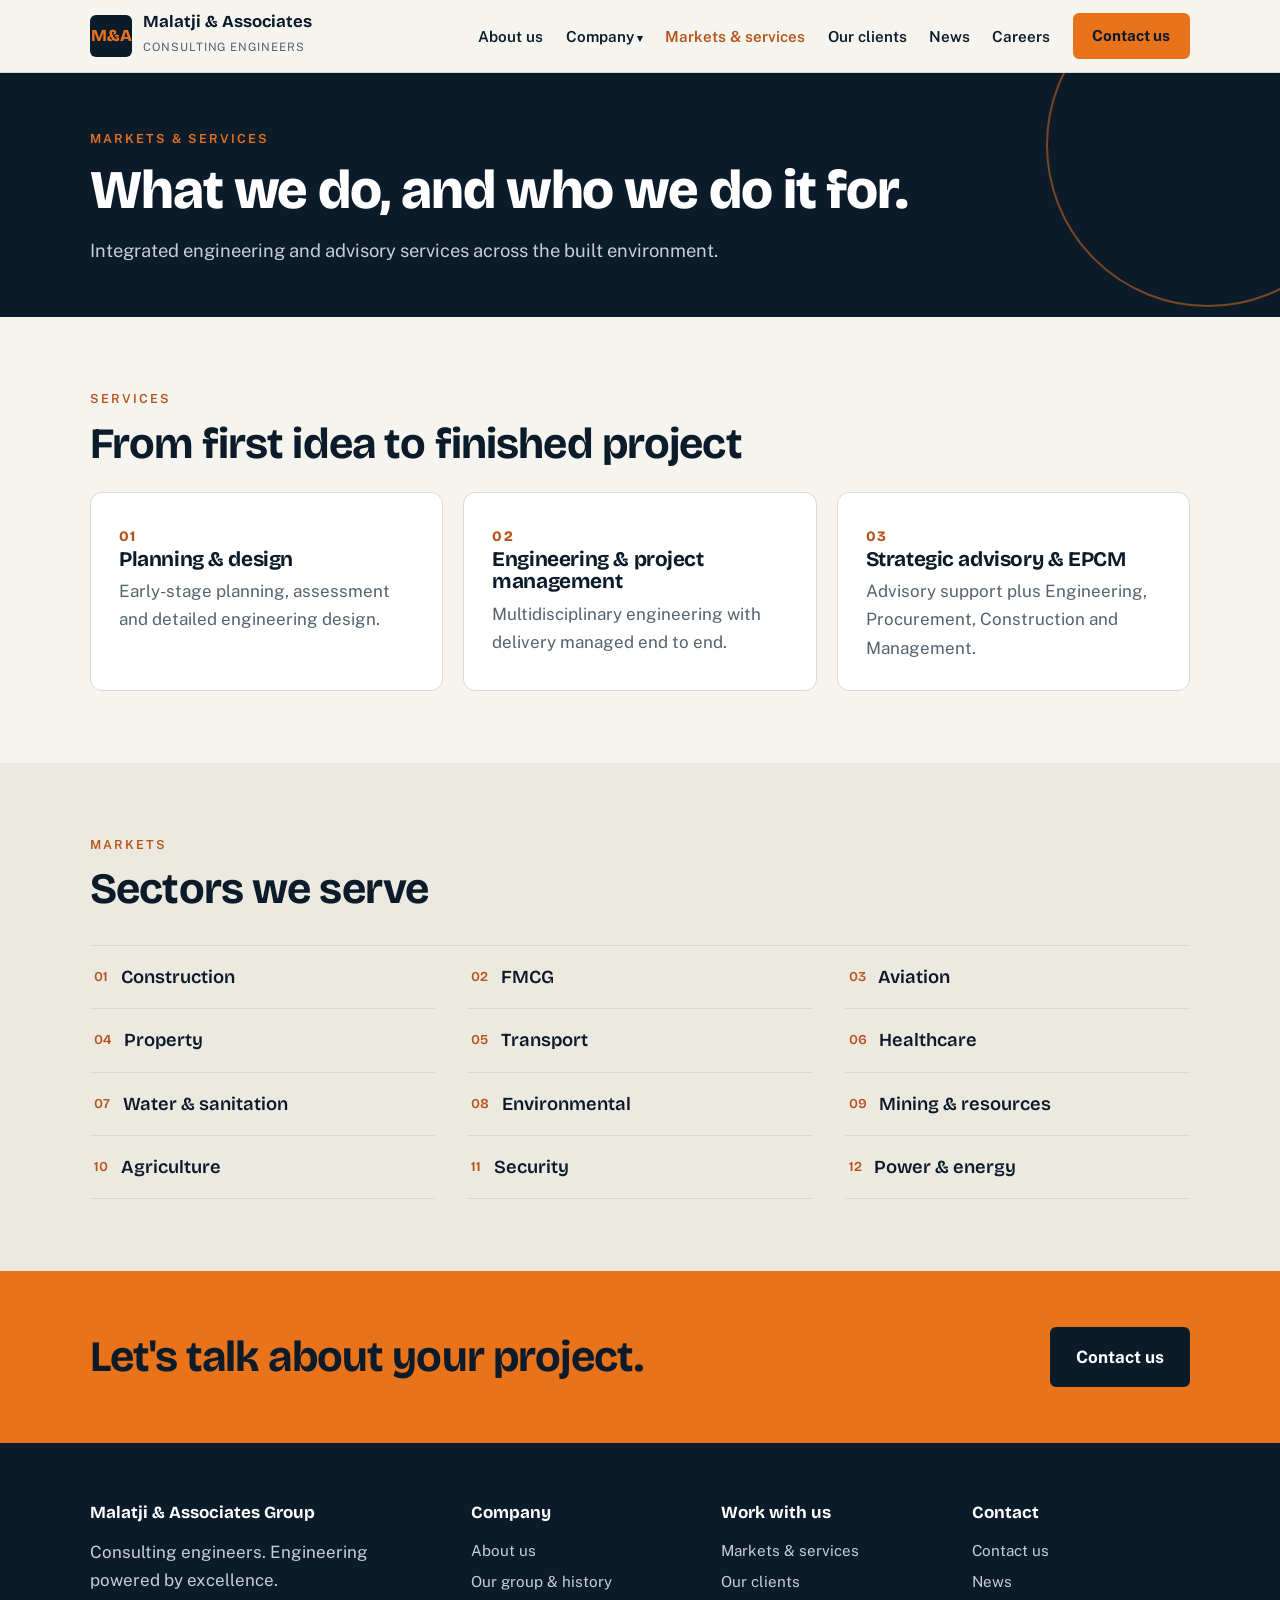
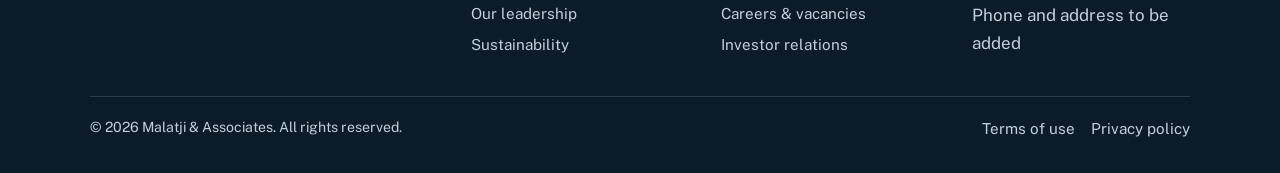
<file: services.html>
<!DOCTYPE html>
<html lang="en"><head><meta charset="utf-8"><meta name="viewport" content="width=device-width, initial-scale=1">
<title>Markets & services | Malatji & Associates Consulting Engineers</title><meta name="description" content="Planning, design, engineering, project management, strategic advisory and EPCM across twelve sectors.">
<link rel="preconnect" href="https://fonts.googleapis.com"><link rel="preconnect" href="https://fonts.gstatic.com" crossorigin>
<link href="https://fonts.googleapis.com/css2?family=Bricolage+Grotesque:opsz,wght@12..96,600;12..96,700;12..96,800&family=Public+Sans:wght@400;600;700&display=swap" rel="stylesheet">
<link rel="stylesheet" href="style.css"></head><body>
<a class="skip" href="#main">Skip to content</a>
<header><div class="wrap"><a class="brand" href="index.html" aria-label="Malatji & Associates home"><span class="mark">M&amp;A</span><span><b>Malatji &amp; Associates</b><small>Consulting Engineers</small></span></a>
<button class="menu-btn" aria-expanded="false" aria-controls="nav">Menu</button>
<nav id="nav"><ul><li><a href="about.html">About us</a></li><li class="dd"><a href="our-group.html">Company</a><ul><li><a href="our-group.html">Our group &amp; history</a></li><li><a href="leadership.html">Our leadership</a></li><li><a href="sustainability.html">Sustainability</a></li><li><a href="investor-relations.html">Investor relations</a></li></ul></li><li><a href="services.html" aria-current="page">Markets &amp; services</a></li><li><a href="clients.html">Our clients</a></li><li><a href="news.html">News</a></li><li><a href="careers.html">Careers</a></li><li><a class="btn" href="contact.html">Contact us</a></li></ul></nav></div></header>
<main id="main">
<div class="page-hero"><div class="wrap"><span class="eyebrow">Markets &amp; services</span><h1>What we do, and who we do it for.</h1><p>Integrated engineering and advisory services across the built environment.</p></div></div>
<section><div class="wrap"><span class="eyebrow">Services</span><h2>From first idea to finished project</h2>
<div class="three" style="margin-top:1.5rem"><div class="pillar"><span class="n">01</span><h3>Planning &amp; design</h3><p>Early-stage planning, assessment and detailed engineering design.</p></div>
<div class="pillar"><span class="n">02</span><h3>Engineering &amp; project management</h3><p>Multidisciplinary engineering with delivery managed end to end.</p></div>
<div class="pillar"><span class="n">03</span><h3>Strategic advisory &amp; EPCM</h3><p>Advisory support plus Engineering, Procurement, Construction and Management.</p></div></div></div></section>
<section class="alt"><div class="wrap"><span class="eyebrow">Markets</span><h2>Sectors we serve</h2><ul class="sectors"><li><span>01</span>Construction</li><li><span>02</span>FMCG</li><li><span>03</span>Aviation</li><li><span>04</span>Property</li><li><span>05</span>Transport</li><li><span>06</span>Healthcare</li><li><span>07</span>Water &amp; sanitation</li><li><span>08</span>Environmental</li><li><span>09</span>Mining &amp; resources</li><li><span>10</span>Agriculture</li><li><span>11</span>Security</li><li><span>12</span>Power &amp; energy</li></ul></div></section><div class="cband"><div class="wrap"><h2>Let's talk about your project.</h2><a class="btn" href="contact.html">Contact us</a></div></div>
</main>
<footer><div class="wrap"><div class="fgrid">
<div><h4>Malatji &amp; Associates Group</h4><p>Consulting engineers. Engineering powered by excellence.</p></div>
<div><h4>Company</h4><a href="about.html">About us</a><a href="our-group.html">Our group &amp; history</a><a href="leadership.html">Our leadership</a><a href="sustainability.html">Sustainability</a></div>
<div><h4>Work with us</h4><a href="services.html">Markets &amp; services</a><a href="clients.html">Our clients</a><a href="careers.html">Careers &amp; vacancies</a><a href="investor-relations.html">Investor relations</a></div>
<div><h4>Contact</h4><a href="contact.html">Contact us</a><a href="news.html">News</a><p>Phone and address to be added</p></div>
</div><div class="fbot"><span>&copy; <span id="yr">2026</span> Malatji &amp; Associates. All rights reserved.</span><span><a href="terms-of-use.html">Terms of use</a><a href="privacy-policy.html">Privacy policy</a></span></div></div></footer>
<script>
var b=document.querySelector('.menu-btn'),n=document.getElementById('nav');
b.addEventListener('click',function(){var o=n.classList.toggle('open');b.setAttribute('aria-expanded',o)});
document.getElementById('yr').textContent=new Date().getFullYear();
</script></body></html>
</file>
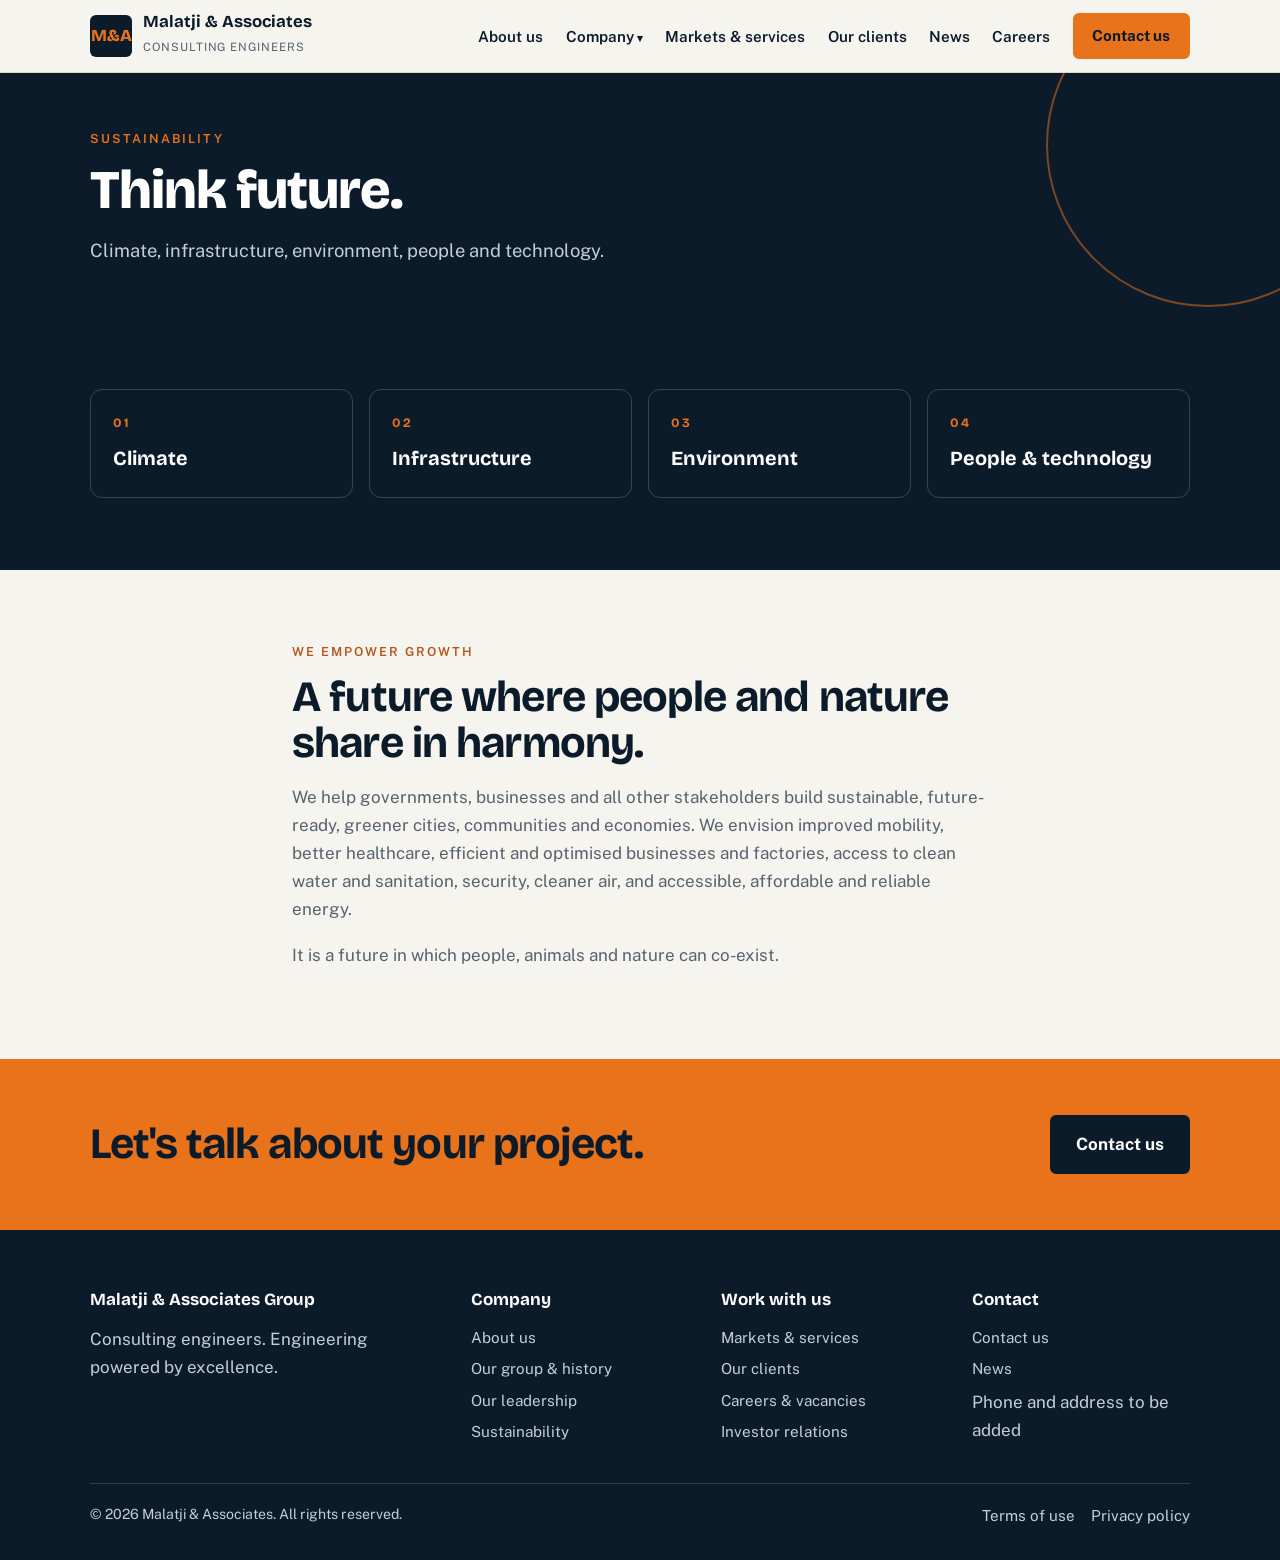
<file: sustainability.html>
<!DOCTYPE html>
<html lang="en"><head><meta charset="utf-8"><meta name="viewport" content="width=device-width, initial-scale=1">
<title>Sustainability | Malatji & Associates Consulting Engineers</title><meta name="description" content="Malatji & Associates helps build sustainable, future-ready communities and economies.">
<link rel="preconnect" href="https://fonts.googleapis.com"><link rel="preconnect" href="https://fonts.gstatic.com" crossorigin>
<link href="https://fonts.googleapis.com/css2?family=Bricolage+Grotesque:opsz,wght@12..96,600;12..96,700;12..96,800&family=Public+Sans:wght@400;600;700&display=swap" rel="stylesheet">
<link rel="stylesheet" href="style.css"></head><body>
<a class="skip" href="#main">Skip to content</a>
<header><div class="wrap"><a class="brand" href="index.html" aria-label="Malatji & Associates home"><span class="mark">M&amp;A</span><span><b>Malatji &amp; Associates</b><small>Consulting Engineers</small></span></a>
<button class="menu-btn" aria-expanded="false" aria-controls="nav">Menu</button>
<nav id="nav"><ul><li><a href="about.html">About us</a></li><li class="dd"><a href="our-group.html">Company</a><ul><li><a href="our-group.html">Our group &amp; history</a></li><li><a href="leadership.html">Our leadership</a></li><li><a href="sustainability.html" aria-current="page">Sustainability</a></li><li><a href="investor-relations.html">Investor relations</a></li></ul></li><li><a href="services.html">Markets &amp; services</a></li><li><a href="clients.html">Our clients</a></li><li><a href="news.html">News</a></li><li><a href="careers.html">Careers</a></li><li><a class="btn" href="contact.html">Contact us</a></li></ul></nav></div></header>
<main id="main">
<div class="page-hero"><div class="wrap"><span class="eyebrow">Sustainability</span><h1>Think future.</h1><p>Climate, infrastructure, environment, people and technology.</p></div></div>
<section class="dark"><div class="wrap"><div class="themes" style="margin-top:0"><div class="theme"><span>01</span>Climate</div><div class="theme"><span>02</span>Infrastructure</div><div class="theme"><span>03</span>Environment</div><div class="theme"><span>04</span>People &amp; technology</div></div></div></section>
<section><div class="wrap prose" style="max-width:46rem"><span class="eyebrow">We empower growth</span><h2>A future where people and nature share in harmony.</h2>
<p>We help governments, businesses and all other stakeholders build sustainable, future-ready, greener cities, communities and economies. We envision improved mobility, better healthcare, efficient and optimised businesses and factories, access to clean water and sanitation, security, cleaner air, and accessible, affordable and reliable energy.</p>
<p>It is a future in which people, animals and nature can co-exist.</p></div></section><div class="cband"><div class="wrap"><h2>Let's talk about your project.</h2><a class="btn" href="contact.html">Contact us</a></div></div>
</main>
<footer><div class="wrap"><div class="fgrid">
<div><h4>Malatji &amp; Associates Group</h4><p>Consulting engineers. Engineering powered by excellence.</p></div>
<div><h4>Company</h4><a href="about.html">About us</a><a href="our-group.html">Our group &amp; history</a><a href="leadership.html">Our leadership</a><a href="sustainability.html">Sustainability</a></div>
<div><h4>Work with us</h4><a href="services.html">Markets &amp; services</a><a href="clients.html">Our clients</a><a href="careers.html">Careers &amp; vacancies</a><a href="investor-relations.html">Investor relations</a></div>
<div><h4>Contact</h4><a href="contact.html">Contact us</a><a href="news.html">News</a><p>Phone and address to be added</p></div>
</div><div class="fbot"><span>&copy; <span id="yr">2026</span> Malatji &amp; Associates. All rights reserved.</span><span><a href="terms-of-use.html">Terms of use</a><a href="privacy-policy.html">Privacy policy</a></span></div></div></footer>
<script>
var b=document.querySelector('.menu-btn'),n=document.getElementById('nav');
b.addEventListener('click',function(){var o=n.classList.toggle('open');b.setAttribute('aria-expanded',o)});
document.getElementById('yr').textContent=new Date().getFullYear();
</script></body></html>
</file>
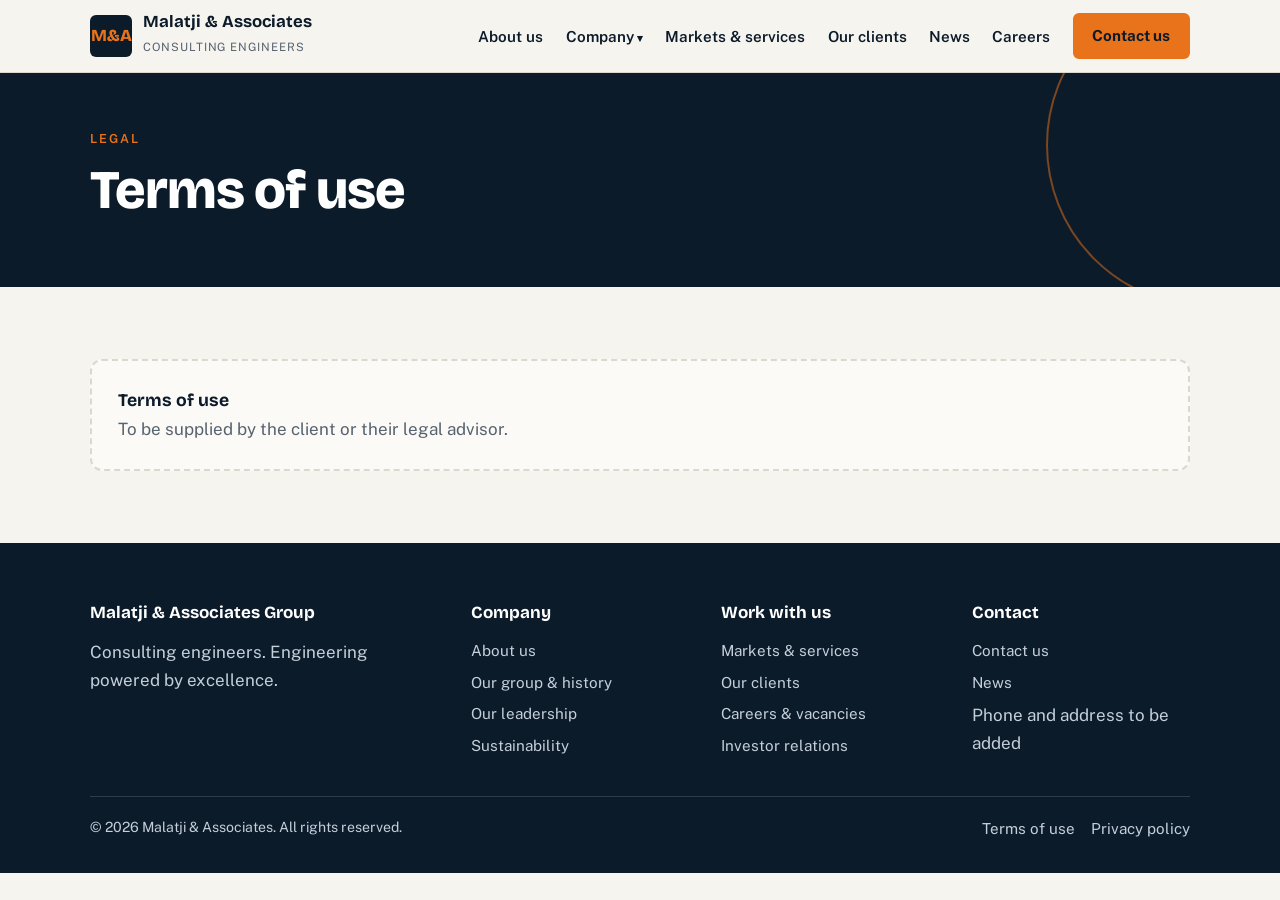
<file: terms-of-use.html>
<!DOCTYPE html>
<html lang="en"><head><meta charset="utf-8"><meta name="viewport" content="width=device-width, initial-scale=1">
<title>Terms of use | Malatji & Associates Consulting Engineers</title><meta name="description" content="Terms of use for Malatji & Associates.">
<link rel="preconnect" href="https://fonts.googleapis.com"><link rel="preconnect" href="https://fonts.gstatic.com" crossorigin>
<link href="https://fonts.googleapis.com/css2?family=Bricolage+Grotesque:opsz,wght@12..96,600;12..96,700;12..96,800&family=Public+Sans:wght@400;600;700&display=swap" rel="stylesheet">
<link rel="stylesheet" href="style.css"></head><body>
<a class="skip" href="#main">Skip to content</a>
<header><div class="wrap"><a class="brand" href="index.html" aria-label="Malatji & Associates home"><span class="mark">M&amp;A</span><span><b>Malatji &amp; Associates</b><small>Consulting Engineers</small></span></a>
<button class="menu-btn" aria-expanded="false" aria-controls="nav">Menu</button>
<nav id="nav"><ul><li><a href="about.html">About us</a></li><li class="dd"><a href="our-group.html">Company</a><ul><li><a href="our-group.html">Our group &amp; history</a></li><li><a href="leadership.html">Our leadership</a></li><li><a href="sustainability.html">Sustainability</a></li><li><a href="investor-relations.html">Investor relations</a></li></ul></li><li><a href="services.html">Markets &amp; services</a></li><li><a href="clients.html">Our clients</a></li><li><a href="news.html">News</a></li><li><a href="careers.html">Careers</a></li><li><a class="btn" href="contact.html">Contact us</a></li></ul></nav></div></header>
<main id="main">
<div class="page-hero"><div class="wrap"><span class="eyebrow">Legal</span><h1>Terms of use</h1><p></p></div></div>
<section><div class="wrap"><div class="slot"><b>Terms of use</b>To be supplied by the client or their legal advisor.</div></div></section></main>
<footer><div class="wrap"><div class="fgrid">
<div><h4>Malatji &amp; Associates Group</h4><p>Consulting engineers. Engineering powered by excellence.</p></div>
<div><h4>Company</h4><a href="about.html">About us</a><a href="our-group.html">Our group &amp; history</a><a href="leadership.html">Our leadership</a><a href="sustainability.html">Sustainability</a></div>
<div><h4>Work with us</h4><a href="services.html">Markets &amp; services</a><a href="clients.html">Our clients</a><a href="careers.html">Careers &amp; vacancies</a><a href="investor-relations.html">Investor relations</a></div>
<div><h4>Contact</h4><a href="contact.html">Contact us</a><a href="news.html">News</a><p>Phone and address to be added</p></div>
</div><div class="fbot"><span>&copy; <span id="yr">2026</span> Malatji &amp; Associates. All rights reserved.</span><span><a href="terms-of-use.html">Terms of use</a><a href="privacy-policy.html">Privacy policy</a></span></div></div></footer>
<script>
var b=document.querySelector('.menu-btn'),n=document.getElementById('nav');
b.addEventListener('click',function(){var o=n.classList.toggle('open');b.setAttribute('aria-expanded',o)});
document.getElementById('yr').textContent=new Date().getFullYear();
</script></body></html>
</file>
<file: style.css>
:root{--ink:#0c1b2a;--ink2:#15293d;--paper:#f6f4ef;--card:#fff;--line:#dcd8ce;--muted:#56626e;--amber:#e9731b;--amber-d:#b8541a;--sea:#2e7d8c;
--head:'Bricolage Grotesque','Segoe UI',Arial,sans-serif;--body:'Public Sans','Segoe UI',Arial,sans-serif}
*{box-sizing:border-box;margin:0}
html{scroll-behavior:smooth}
body{background:var(--paper);color:var(--ink);font-family:var(--body);font-size:1.0625rem;line-height:1.65}
img{max-width:100%;display:block}a{color:inherit}
:focus-visible{outline:3px solid var(--amber);outline-offset:3px}
.wrap{max-width:1140px;margin:0 auto;padding:0 1.25rem}
h1,h2,h3{font-family:var(--head);line-height:1.08;letter-spacing:-.02em}
h1{font-size:clamp(2.4rem,6.5vw,4.4rem);font-weight:800}
h2{font-size:clamp(1.8rem,4.4vw,2.7rem);font-weight:700;margin-bottom:1rem}
h3{font-size:1.3rem;font-weight:700;margin-bottom:.4rem}
.eyebrow{display:block;font-weight:600;font-size:.78rem;letter-spacing:.16em;text-transform:uppercase;color:var(--amber-d);margin-bottom:.7rem}
.lead{color:var(--muted);max-width:40rem;font-size:1.15rem}
.btn{display:inline-block;background:var(--amber);color:var(--ink);font-weight:700;text-decoration:none;padding:.85rem 1.5rem;border-radius:6px;border:2px solid var(--amber);transition:background .15s,color .15s}
.btn:hover{background:var(--ink);color:#fff;border-color:var(--ink)}
.btn.ghost{background:transparent;color:inherit;border-color:currentColor}
.btn.ghost:hover{background:#fff;color:var(--ink);border-color:#fff}
.skip{position:absolute;left:-999px}.skip:focus{left:1rem;top:1rem;background:#fff;padding:.5rem 1rem;z-index:99}

header{position:sticky;top:0;z-index:50;background:rgba(246,244,239,.95);backdrop-filter:blur(8px);border-bottom:1px solid var(--line)}
header .wrap{display:flex;align-items:center;justify-content:space-between;gap:1rem;min-height:72px}
.brand{display:flex;align-items:center;gap:.7rem;text-decoration:none}
.mark{width:42px;height:42px;background:var(--ink);color:var(--amber);font-family:var(--head);font-weight:800;display:grid;place-items:center;border-radius:6px;font-size:1.05rem}
.brand b{font-family:var(--head);font-size:1.05rem;line-height:1.1;display:block}
.brand small{color:var(--muted);font-size:.72rem;letter-spacing:.08em;text-transform:uppercase}
nav ul{list-style:none;padding:0;display:flex;align-items:center;gap:1.4rem}
nav a{text-decoration:none;font-weight:600;font-size:.95rem}
nav a:hover,nav a[aria-current]{color:var(--amber-d)}
nav .btn{padding:.55rem 1.1rem;color:var(--ink)}nav .btn:hover{color:#fff}
.dd{position:relative}
.dd>a::after{content:" ▾";font-size:.7rem}
.dd ul{display:none;position:absolute;left:-1rem;top:100%;background:#fff;border:1px solid var(--line);border-radius:8px;padding:.6rem 1rem;flex-direction:column;align-items:flex-start;gap:.5rem;min-width:210px;box-shadow:0 12px 30px rgba(12,27,42,.12)}
.dd:hover ul,.dd:focus-within ul{display:flex}
.menu-btn{display:none;background:var(--ink);color:#fff;border:0;border-radius:6px;padding:.6rem .9rem;font:600 .9rem var(--body)}
@media(max-width:960px){
 .menu-btn{display:block}
 nav{display:none;position:absolute;left:0;right:0;top:100%;background:var(--paper);border-bottom:1px solid var(--line);padding:1rem 1.25rem 1.5rem}
 nav.open{display:block}
 nav ul{flex-direction:column;align-items:flex-start;gap:.8rem}
 .dd>a::after{content:""}
 .dd ul{display:flex;position:static;border:0;box-shadow:none;padding:.3rem 0 0 1rem;background:none}
}

.hero{background:var(--ink);color:#fff;position:relative;overflow:hidden;padding:5rem 0 5.5rem}
.hero::before{content:"";position:absolute;inset:0;background-image:linear-gradient(rgba(255,255,255,.055) 1px,transparent 1px),linear-gradient(90deg,rgba(255,255,255,.055) 1px,transparent 1px);background-size:56px 56px;-webkit-mask-image:linear-gradient(to left,#000,transparent 85%);mask-image:linear-gradient(to left,#000,transparent 85%)}
.hero::after{content:"";position:absolute;right:-140px;top:50%;width:560px;height:560px;margin-top:-280px;border:2px solid rgba(233,115,27,.55);border-radius:50%;box-shadow:0 0 0 60px rgba(233,115,27,.06),0 0 0 120px rgba(233,115,27,.04)}
.hero .wrap{position:relative;z-index:1}
.hero .eyebrow{color:var(--amber)}
.hero h1 em{font-style:normal;color:var(--amber)}
.hero p{color:#c4cfda;max-width:38rem;font-size:1.2rem;margin:1.4rem 0 2rem}
.cta{display:flex;flex-wrap:wrap;gap:.8rem}
.page-hero{background:var(--ink);color:#fff;padding:3.5rem 0 3.2rem;position:relative;overflow:hidden}
.page-hero::after{content:"";position:absolute;right:-90px;top:-90px;width:320px;height:320px;border:2px solid rgba(233,115,27,.5);border-radius:50%}
.page-hero .eyebrow{color:var(--amber)}.page-hero p{color:#c4cfda;max-width:40rem;margin-top:1rem;font-size:1.15rem}
.page-hero h1{font-size:clamp(2rem,5vw,3.4rem)}

section{padding:4.5rem 0}
.alt{background:#ece9e1}.dark{background:var(--ink);color:#fff}.dark .lead,.dark p{color:#c4cfda}.dark .eyebrow{color:var(--amber)}
.three{display:grid;gap:1.25rem}
.pillar{background:var(--card);border:1px solid var(--line);border-radius:12px;padding:1.75rem}
.pillar .n{font-family:var(--head);font-weight:800;color:var(--amber-d);font-size:.9rem;letter-spacing:.1em}
.pillar p{color:var(--muted)}
.sectors{list-style:none;padding:0;display:grid;grid-template-columns:repeat(2,1fr);gap:0;border-top:1px solid var(--line);margin-top:2rem}
.sectors li{padding:1rem .25rem;border-bottom:1px solid var(--line);font-family:var(--head);font-weight:600;font-size:1.15rem;display:flex;gap:.8rem}
.sectors li span{color:var(--amber-d);font-size:.85rem;padding-top:.25rem}
.themes{display:grid;grid-template-columns:repeat(2,1fr);gap:1rem;margin-top:2rem}
.theme{border:1px solid rgba(255,255,255,.18);border-radius:12px;padding:1.4rem;font-family:var(--head);font-weight:700;font-size:1.25rem}
.theme span{display:block;color:var(--amber);font-size:.8rem;letter-spacing:.12em;margin-bottom:.5rem}
.split{display:grid;gap:2rem;align-items:start}
.prose p{color:var(--muted);margin-bottom:1.1rem}.prose p strong{color:var(--ink)}
.tag{display:inline-block;font-size:.72rem;font-weight:700;letter-spacing:.1em;text-transform:uppercase;border:1px solid var(--line);border-radius:999px;padding:.15rem .7rem;color:var(--sea)}
.news{list-style:none;padding:0;border-top:1px solid var(--line)}
.news li{display:grid;gap:.4rem;padding:1.4rem 0;border-bottom:1px solid var(--line)}
.news time{color:var(--amber-d);font-weight:700;font-size:.9rem}
.news h3{margin:0;font-size:1.2rem}
.slot{border:2px dashed var(--line);border-radius:12px;padding:1.6rem;color:var(--muted);background:rgba(255,255,255,.5)}
.slot b{display:block;color:var(--ink);font-family:var(--head);font-size:1.1rem}
.people{display:grid;gap:1.25rem}
form{display:grid;gap:1rem;max-width:34rem}
label{font-weight:600;font-size:.92rem;display:grid;gap:.35rem}
input,textarea{font:inherit;padding:.8rem 1rem;border:1px solid var(--line);border-radius:8px;background:#fff}
textarea{min-height:140px}
.cband{background:var(--amber);color:var(--ink);padding:3.5rem 0}
.cband .wrap{display:flex;flex-wrap:wrap;gap:1.5rem;align-items:center;justify-content:space-between}
.cband h2{margin:0}.cband .btn{background:var(--ink);color:#fff;border-color:var(--ink)}.cband .btn:hover{background:#fff;color:var(--ink)}
footer{background:var(--ink);color:#c4cfda;padding:3.5rem 0 2rem}
.fgrid{display:grid;gap:2rem;margin-bottom:2rem}
footer h4{color:#fff;font-family:var(--head);margin-bottom:.7rem}
footer a{display:block;text-decoration:none;margin-bottom:.4rem;font-size:.95rem}footer a:hover{color:var(--amber)}
.fbot{border-top:1px solid rgba(255,255,255,.14);padding-top:1.2rem;font-size:.88rem;display:flex;flex-wrap:wrap;gap:.5rem 1.5rem;justify-content:space-between}
.fbot a{display:inline;margin-left:1rem}
@media(min-width:760px){
 .three{grid-template-columns:repeat(3,1fr)}
 .sectors{grid-template-columns:repeat(3,1fr);column-gap:2rem}
 .themes{grid-template-columns:repeat(4,1fr)}
 .split{grid-template-columns:1fr 1fr}
 .news li{grid-template-columns:150px 1fr auto;align-items:center;gap:1.5rem}
 .people{grid-template-columns:repeat(3,1fr)}
 .fgrid{grid-template-columns:1.6fr 1fr 1fr 1fr}
}
</file>
